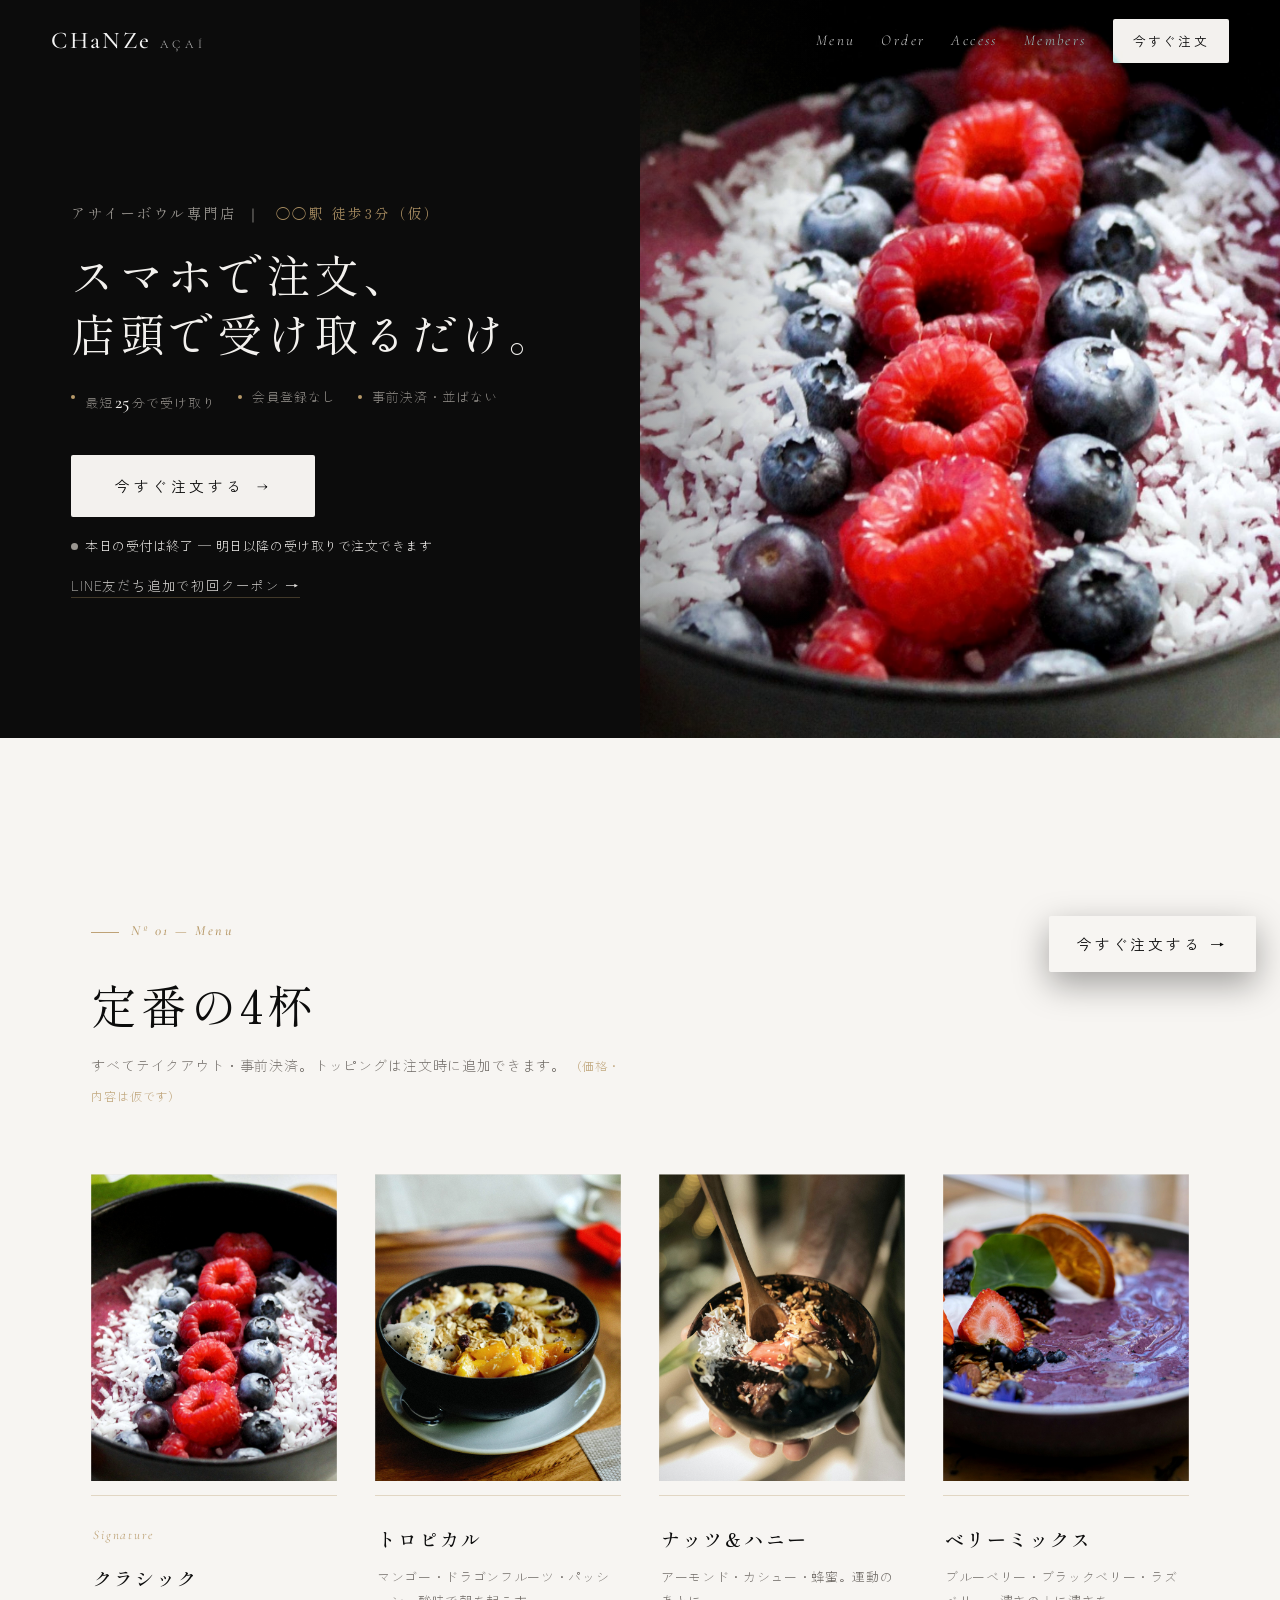
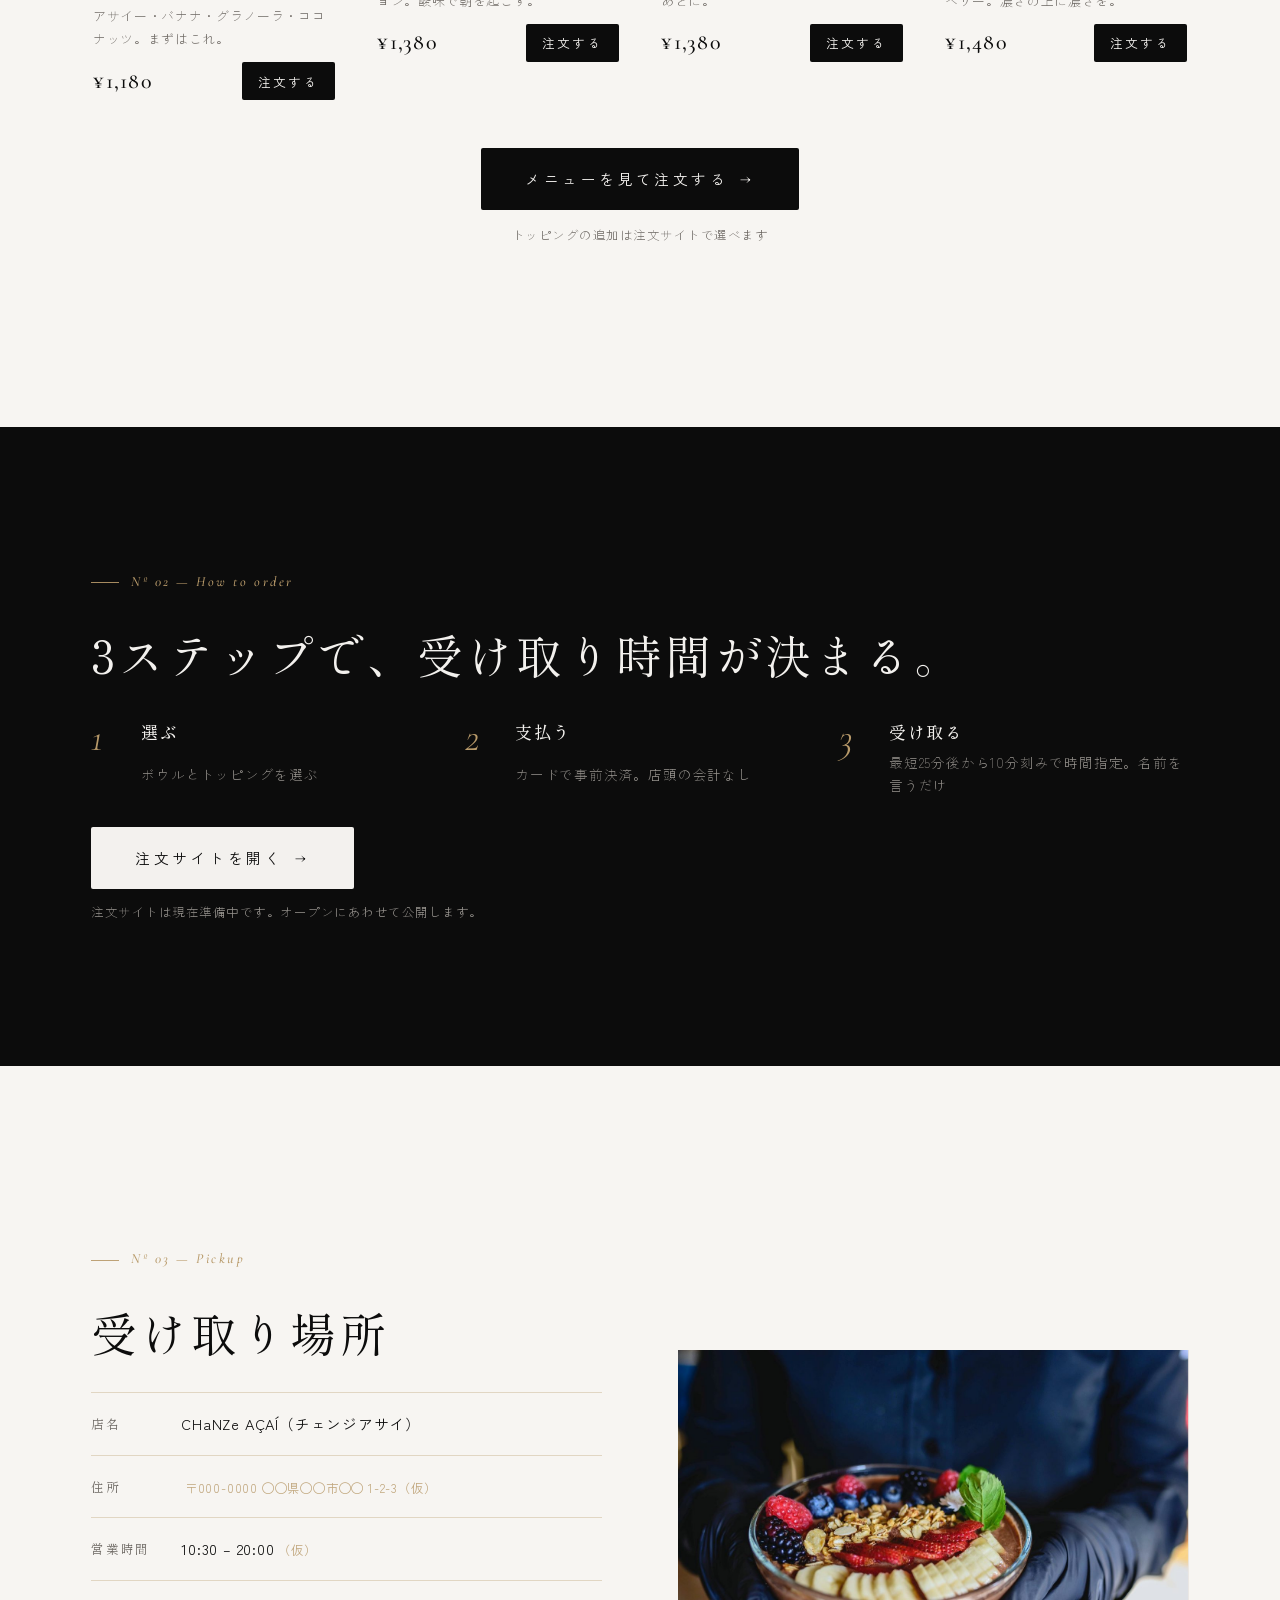
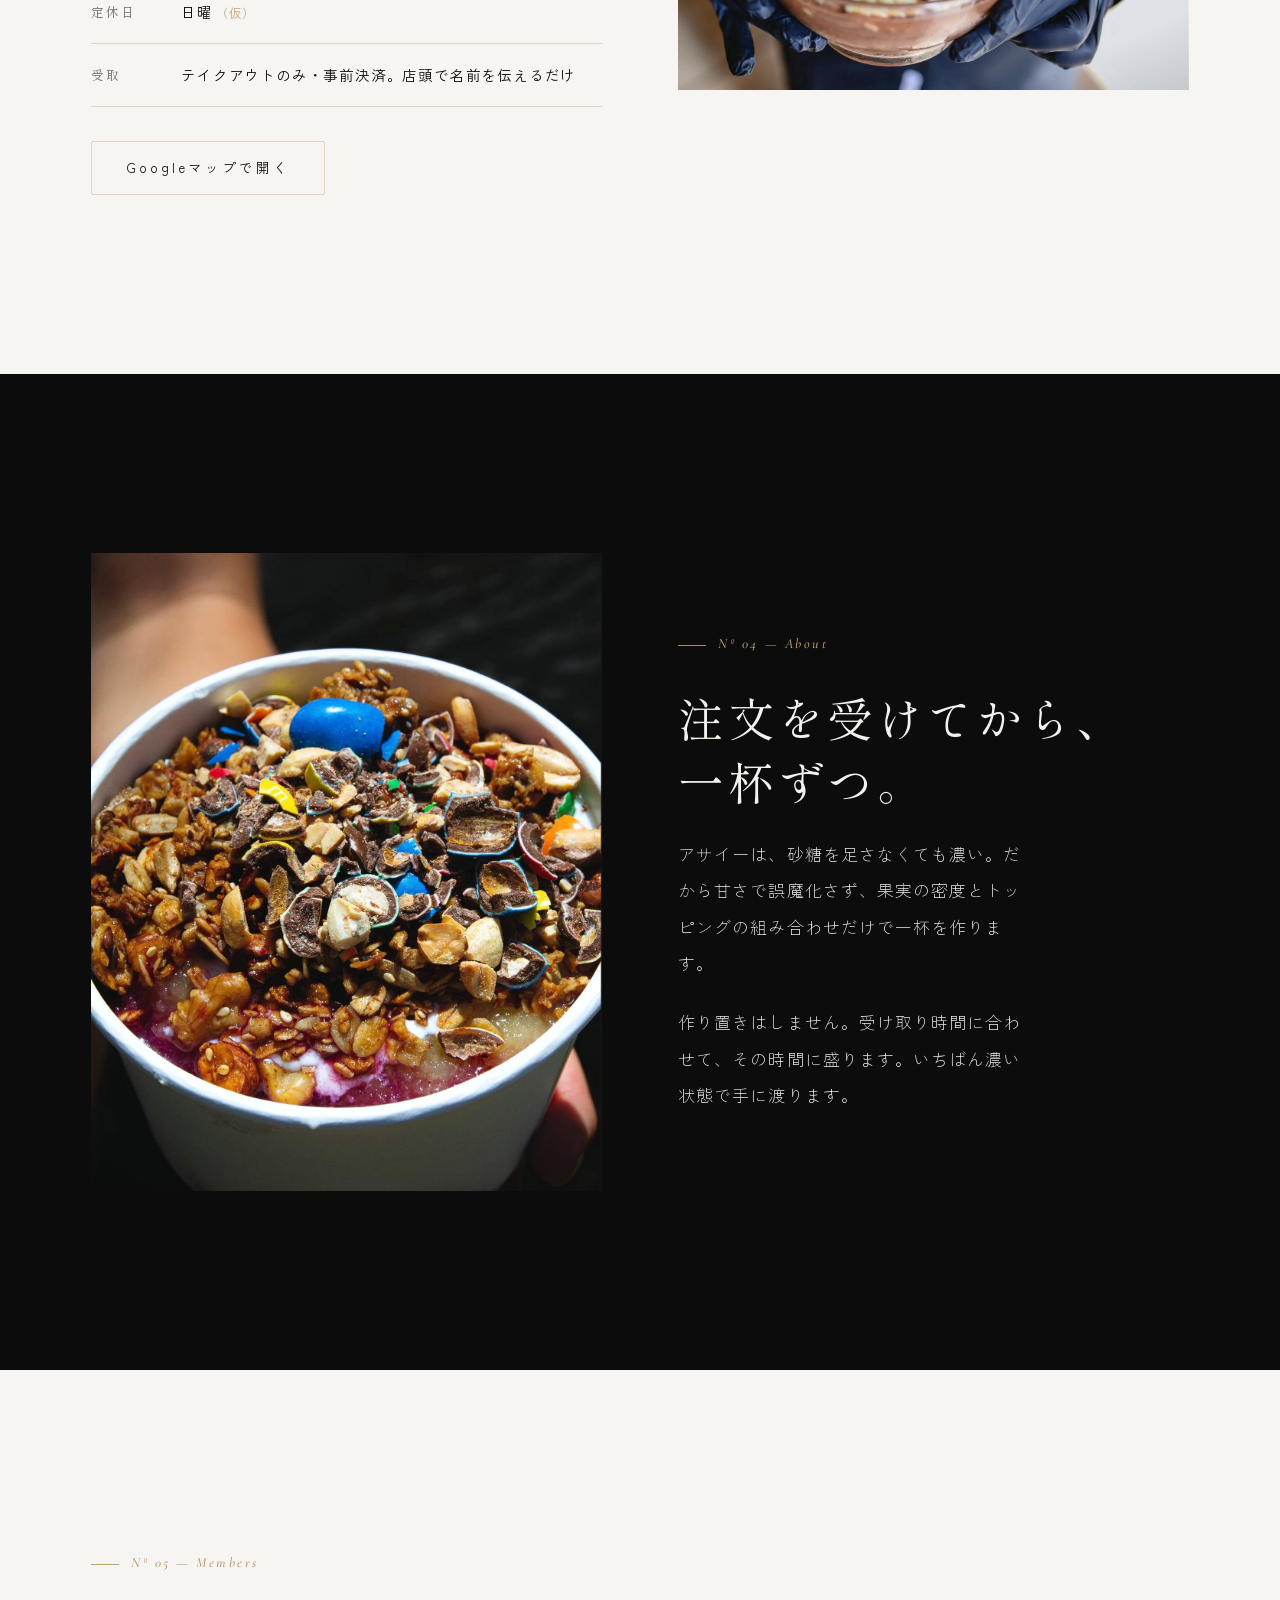
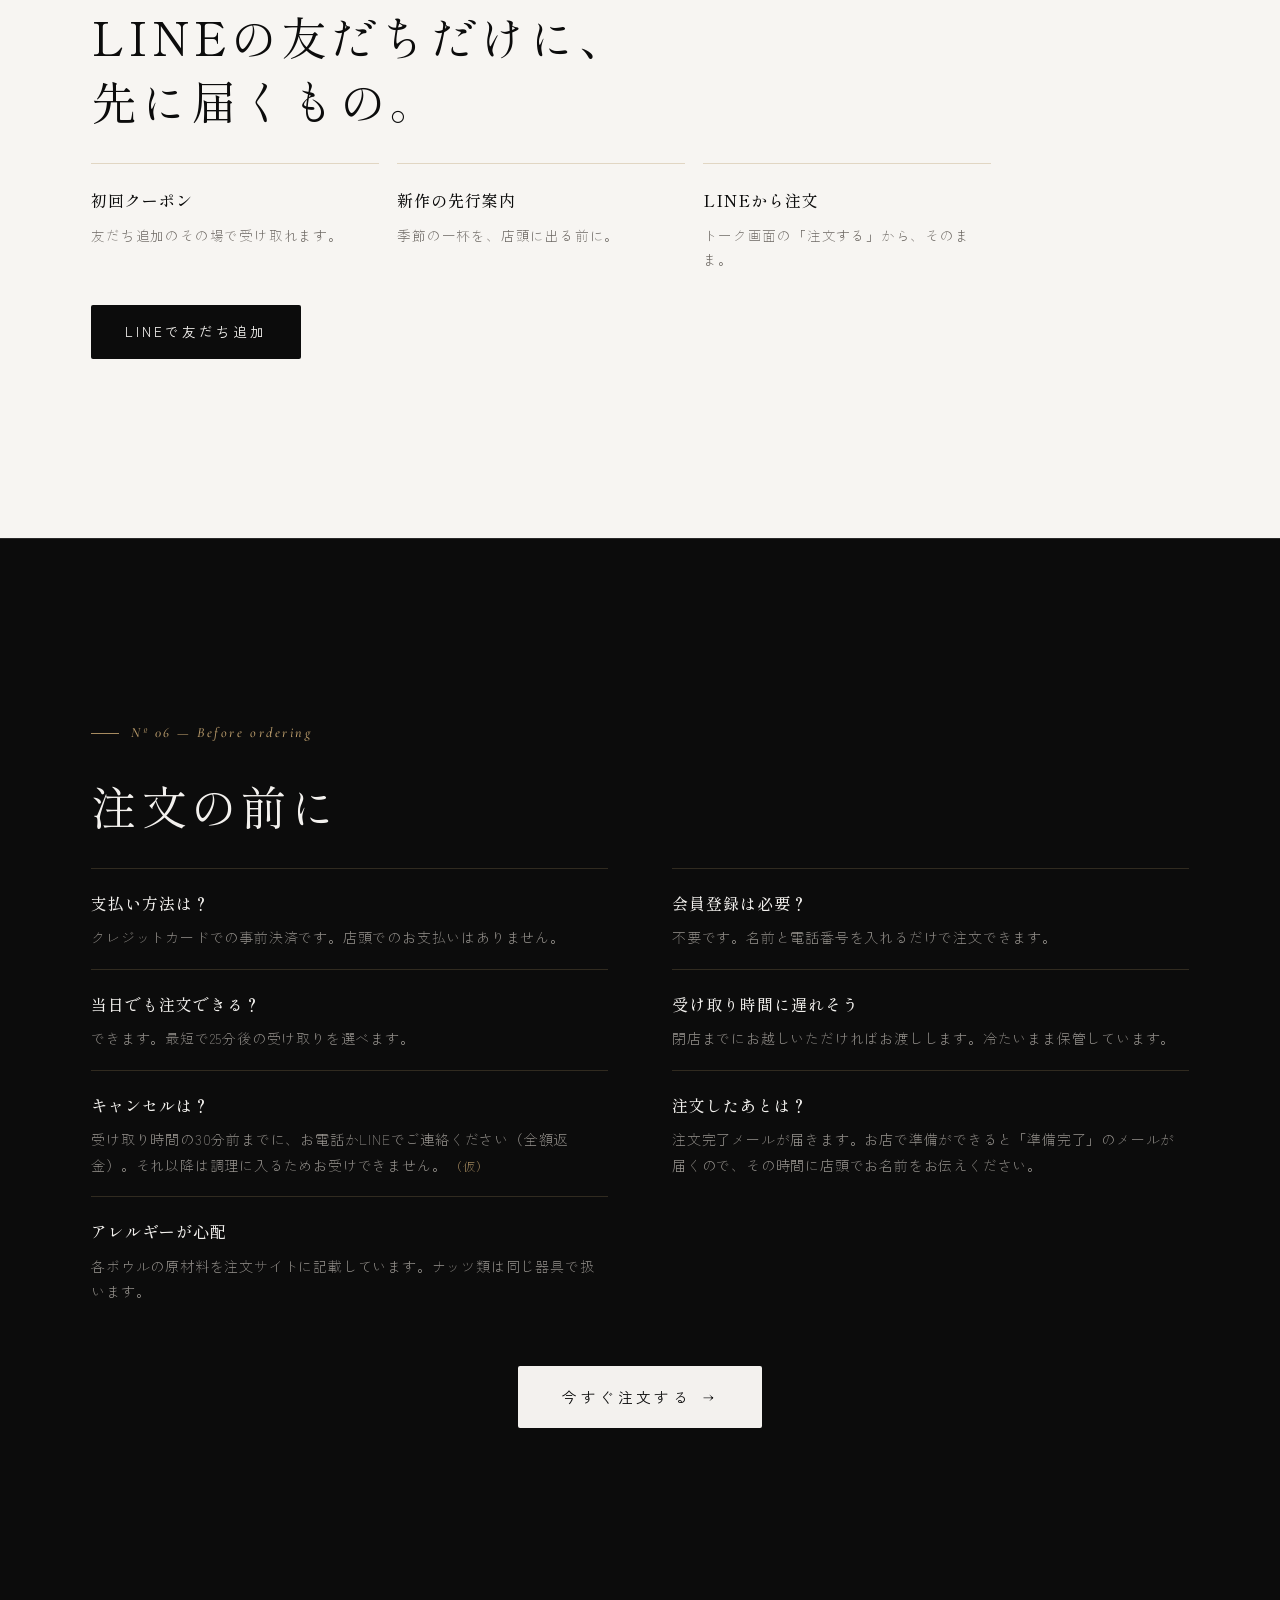
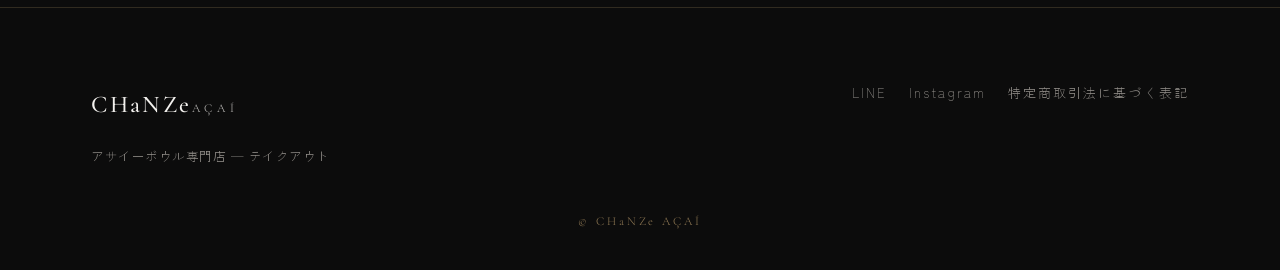
<file: index.html>
<!doctype html>
<html lang="ja">
<head>
<meta charset="utf-8">
<meta name="viewport" content="width=device-width, initial-scale=1">
<meta name="robots" content="noindex, nofollow">
<title>CHaNZe AÇAÍ｜アサイーボウル専門店 — スマホで注文、店頭で受け取るだけ</title>
<meta name="description" content="CHaNZe AÇAÍ（チェンジアサイ）。アサイーボウル専門店。スマホで先に注文・決済、最短25分で店頭受け取り。会員登録不要。">
<meta property="og:title" content="CHaNZe AÇAÍ｜スマホで注文、店頭で受け取るだけ">
<meta property="og:description" content="アサイーボウル専門店。最短25分で受け取り。会員登録不要。">
<meta property="og:type" content="website">
<meta property="og:image" content="img/bowl-1.jpg">
<link rel="icon" href="data:image/svg+xml,%3Csvg xmlns=%27http://www.w3.org/2000/svg%27 viewBox=%270 0 64 64%27%3E%3Crect width=%2764%27 height=%2764%27 rx=%2712%27 fill=%27%230C0C0C%27/%3E%3Ctext x=%2732%27 y=%2743%27 text-anchor=%27middle%27 font-family=%27Georgia,serif%27 font-size=%2734%27 fill=%27%23F7F5F2%27%3EC%3C/text%3E%3C/svg%3E">
<link rel="preconnect" href="https://fonts.googleapis.com">
<link rel="preconnect" href="https://fonts.gstatic.com" crossorigin>
<link rel="stylesheet" href="https://fonts.googleapis.com/css2?family=Cormorant+Garamond:ital,wght@0,400;0,500;0,600;1,400;1,500&family=Shippori+Mincho:wght@400;500&family=Zen+Kaku+Gothic+New:wght@300;400;500&display=swap">
<link rel="stylesheet" href="style.css">
<script type="application/ld+json">
{"@context":"https://schema.org","@type":"Restaurant","name":"CHaNZe AÇAÍ","servesCuisine":"アサイーボウル（テイクアウト）","hasMenu":"#menu","keywords":"アサイーボウル, テイクアウト, スマホ注文, 事前決済","priceRange":"¥1,000-¥1,600","acceptsReservations":"False","url":"","telephone":"","address":{"@type":"PostalAddress","streetAddress":"","addressLocality":"","addressRegion":"","postalCode":"","addressCountry":"JP"},"openingHoursSpecification":[{"@type":"OpeningHoursSpecification","dayOfWeek":["Monday","Tuesday","Wednesday","Thursday","Friday","Saturday"],"opens":"10:30","closes":"20:00"}]}
</script>
<script type="application/ld+json">
{"@context": "https://schema.org", "@type": "FAQPage", "mainEntity": [{"@type": "Question", "name": "支払い方法は？", "acceptedAnswer": {"@type": "Answer", "text": "クレジットカードでの事前決済です。店頭でのお支払いはありません。"}}, {"@type": "Question", "name": "会員登録は必要？", "acceptedAnswer": {"@type": "Answer", "text": "不要です。名前と電話番号を入れるだけで注文できます。"}}, {"@type": "Question", "name": "当日でも注文できる？", "acceptedAnswer": {"@type": "Answer", "text": "できます。最短で25分後の受け取りを選べます。"}}, {"@type": "Question", "name": "受け取り時間に遅れそう", "acceptedAnswer": {"@type": "Answer", "text": "閉店までにお越しいただければお渡しします。冷たいまま保管しています。"}}, {"@type": "Question", "name": "キャンセルは？", "acceptedAnswer": {"@type": "Answer", "text": "受け取り時間の30分前までに、お電話かLINEでご連絡ください（全額返金）。それ以降は調理に入るためお受けできません。"}}, {"@type": "Question", "name": "注文したあとは？", "acceptedAnswer": {"@type": "Answer", "text": "注文完了メールが届きます。お店で準備ができると「準備完了」のメールが届くので、その時間に店頭でお名前をお伝えください。"}}, {"@type": "Question", "name": "アレルギーが心配", "acceptedAnswer": {"@type": "Answer", "text": "各ボウルの原材料を注文サイトに記載しています。ナッツ類は同じ器具で扱います。"}}]}
</script>
<script type="application/ld+json">
{"@context": "https://schema.org", "@type": "Menu", "name": "定番の4杯", "hasMenuSection": [{"@type": "MenuSection", "name": "アサイーボウル", "hasMenuItem": [{"@type": "MenuItem", "name": "クラシック", "description": "アサイー・バナナ・グラノーラ・ココナッツ。", "offers": {"@type": "Offer", "price": "1180", "priceCurrency": "JPY"}}, {"@type": "MenuItem", "name": "トロピカル", "description": "マンゴー・ドラゴンフルーツ・パッション。", "offers": {"@type": "Offer", "price": "1380", "priceCurrency": "JPY"}}, {"@type": "MenuItem", "name": "ナッツ＆ハニー", "description": "アーモンド・カシュー・蜂蜜。", "offers": {"@type": "Offer", "price": "1380", "priceCurrency": "JPY"}}, {"@type": "MenuItem", "name": "ベリーミックス", "description": "ブルーベリー・ブラックベリー・ラズベリー。", "offers": {"@type": "Offer", "price": "1480", "priceCurrency": "JPY"}}]}]}
</script>
</head>
<body>

<header class="top" id="top">
  <a class="brand" href="#top" aria-label="CHaNZe AÇAÍ">
    <span class="brand-en">CHaNZe</span><span class="brand-sub">AÇAÍ</span>
  </a>
  <nav class="nav" aria-label="主要">
    <a href="#bowls">Menu</a>
    <a href="#order">Order</a>
    <a href="#access">Access</a>
    <a href="#members">Members</a>
  </nav>
  <a class="cta cta-sm" href="#order" data-order>今すぐ注文</a>
</header>

<!-- 1. 最初の画面：何の店か・どこか・何をすればいいか -->
<section class="hero">
  <div class="hero-grid">
    <figure class="hero-fig" data-open data-parallax>
      <picture>
        <source media="(max-width:700px)" srcset="img/bowl-1-m.jpg">
        <img src="img/bowl-1.jpg" alt="黒い器に盛られたアサイーボウル。ラズベリー、ブルーベリー、ココナッツ" width="1600" height="2000" fetchpriority="high">
      </picture>
    </figure>
    <div class="hero-in">
      <p class="what" data-reveal>アサイーボウル専門店 <span class="sep">｜</span> <span class="tmp">◯◯駅 徒歩3分（仮）</span></p>
      <h1 class="h1" data-lines>
        <span class="m"><i>スマホで注文、</i></span>
        <span class="m"><i>店頭で受け取るだけ。</i></span>
      </h1>
      <ul class="points" data-reveal>
        <li>最短<b class="num">25</b>分で受け取り</li>
        <li>会員登録なし</li>
        <li>事前決済・並ばない</li>
      </ul>
      <div class="cta-row" data-reveal>
        <a class="cta big" href="#order" data-order>今すぐ注文する<span class="arr">→</span></a>
      </div>
      <p class="cta-sub" data-reveal><span class="status" data-status>受付時間 10:30 – 20:00</span></p>
      <p class="cta-alt" data-reveal><a href="https://line.me/R/ti/p/@625xyfcl" target="_blank" rel="noopener">LINE友だち追加で初回クーポン →</a></p>
    </div>
  </div>
</section>

<!-- 2. メニュー：まず食べ物を見せる -->
<section class="bowls white" id="bowls">
  <div class="wrap">
    <div class="sec-head">
      <p class="eyebrow" data-reveal>Nº 01 — Menu</p>
      <h2 class="h2" data-lines><span class="m"><i>定番の4杯</i></span></h2>
      <p class="note" data-reveal>すべてテイクアウト・事前決済。トッピングは注文時に追加できます。<span class="tmp">（価格・内容は仮です）</span></p>
    </div>
    <ol class="grid">
      <li class="card" data-reveal>
        <figure class="fig ratio-45" data-open><img src="img/bowl-1.jpg" alt="クラシック" width="1600" height="2000"></figure>
        <div class="card-t">
          <span class="badge">Signature</span>
          <h3>クラシック</h3>
          <p>アサイー・バナナ・グラノーラ・ココナッツ。まずはこれ。</p>
          <div class="card-b"><span class="price">¥1,180</span><a class="cta cta-sm" href="#" data-order data-store-url>注文する</a></div>
        </div>
      </li>
      <li class="card" data-reveal>
        <figure class="fig ratio-45" data-open><img src="img/bowl-4.jpg" alt="トロピカル" width="1600" height="2000"></figure>
        <div class="card-t">
          <h3>トロピカル</h3>
          <p>マンゴー・ドラゴンフルーツ・パッション。酸味で朝を起こす。</p>
          <div class="card-b"><span class="price">¥1,380</span><a class="cta cta-sm" href="#" data-order data-store-url>注文する</a></div>
        </div>
      </li>
      <li class="card" data-reveal>
        <figure class="fig ratio-45" data-open><img src="img/bowl-2.jpg" alt="ナッツ＆ハニー" width="1600" height="2000"></figure>
        <div class="card-t">
          <h3>ナッツ＆ハニー</h3>
          <p>アーモンド・カシュー・蜂蜜。運動のあとに。</p>
          <div class="card-b"><span class="price">¥1,380</span><a class="cta cta-sm" href="#" data-order data-store-url>注文する</a></div>
        </div>
      </li>
      <li class="card" data-reveal>
        <figure class="fig ratio-45" data-open><img src="img/bowl-3.jpg" alt="ベリーミックス" width="1600" height="2000"></figure>
        <div class="card-t">
          <h3>ベリーミックス</h3>
          <p>ブルーベリー・ブラックベリー・ラズベリー。濃さの上に濃さを。</p>
          <div class="card-b"><span class="price">¥1,480</span><a class="cta cta-sm" href="#" data-order data-store-url>注文する</a></div>
        </div>
      </li>
    </ol>
    <div class="center" data-reveal>
      <a class="cta big" href="#" data-order data-store-url>メニューを見て注文する<span class="arr">→</span></a>
      <p class="fine">トッピングの追加は注文サイトで選べます</p>
    </div>
  </div>
</section>

<!-- 3. 注文の流れ -->
<section class="how" id="order">
  <div class="wrap">
    <p class="eyebrow" data-reveal>Nº 02 — How to order</p>
    <h2 class="h2" data-lines><span class="m"><i>3ステップで、受け取り時間が決まる。</i></span></h2>
    <ol class="how-steps">
      <li data-reveal><span class="no">1</span><b>選ぶ</b><span>ボウルとトッピングを選ぶ</span></li>
      <li data-reveal><span class="no">2</span><b>支払う</b><span>カードで事前決済。店頭の会計なし</span></li>
      <li data-reveal><span class="no">3</span><b>受け取る</b><span>最短25分後から10分刻みで時間指定。名前を言うだけ</span></li>
    </ol>
    <div class="how-cta" data-reveal>
      <a class="cta big" href="#" data-order data-store-url>注文サイトを開く<span class="arr">→</span></a>
      <p class="fine">注文サイトは現在準備中です。オープンにあわせて公開します。</p>
    </div>
  </div>
</section>

<!-- 4. 受け取り場所 -->
<section class="access white" id="access">
  <div class="wrap two">
    <div class="col">
      <p class="eyebrow" data-reveal>Nº 03 — Pickup</p>
      <h2 class="h2" data-lines><span class="m"><i>受け取り場所</i></span></h2>
      <dl class="info" data-reveal>
        <div><dt>店名</dt><dd>CHaNZe AÇAÍ（チェンジアサイ）</dd></div>
        <div><dt>住所</dt><dd><span class="tmp">〒000-0000 ◯◯県◯◯市◯◯ 1-2-3（仮）</span></dd></div>
        <div><dt>営業時間</dt><dd>10:30 – 20:00<span class="tmp">（仮）</span></dd></div>
        <div><dt>定休日</dt><dd>日曜<span class="tmp">（仮）</span></dd></div>
        <div><dt>受取</dt><dd>テイクアウトのみ・事前決済。店頭で名前を伝えるだけ</dd></div>
      </dl>
      <div class="cta-row" data-reveal>
        <a class="cta ghost" href="#" data-map>Googleマップで開く</a>
      </div>
    </div>
    <figure class="col fig ratio-32" data-open data-parallax>
      <img src="img/hands.jpg" alt="黒い手袋で器を持つ" width="1600" height="1067" loading="lazy">
    </figure>
  </div>
</section>

<!-- 5. 店の考え -->
<section class="concept">
  <div class="wrap two rev">
    <div class="col">
      <p class="eyebrow" data-reveal>Nº 04 — About</p>
      <h2 class="h2" data-lines>
        <span class="m"><i>注文を受けてから、</i></span>
        <span class="m"><i>一杯ずつ。</i></span>
      </h2>
      <p class="lead" data-reveal>アサイーは、砂糖を足さなくても濃い。だから甘さで誤魔化さず、果実の密度とトッピングの組み合わせだけで一杯を作ります。</p>
      <p class="lead" data-reveal>作り置きはしません。受け取り時間に合わせて、その時間に盛ります。いちばん濃い状態で手に渡ります。</p>
    </div>
    <figure class="col fig ratio-45" data-open data-parallax>
      <picture>
        <source media="(max-width:700px)" srcset="img/cup-m.jpg">
        <img src="img/cup.jpg" alt="片手で持てるテイクアウトカップのアサイー" width="1600" height="2000" loading="lazy">
      </picture>
    </figure>
  </div>
</section>

<!-- 6. 会員 -->
<section class="members white" id="members">
  <div class="wrap">
    <p class="eyebrow" data-reveal>Nº 05 — Members</p>
    <h2 class="h2" data-lines>
      <span class="m"><i>LINEの友だちだけに、</i></span>
      <span class="m"><i>先に届くもの。</i></span>
    </h2>
    <ul class="perks">
      <li data-reveal><b>初回クーポン</b><span>友だち追加のその場で受け取れます。</span></li>
      <li data-reveal><b>新作の先行案内</b><span>季節の一杯を、店頭に出る前に。</span></li>
      <li data-reveal><b>LINEから注文</b><span>トーク画面の「注文する」から、そのまま。</span></li>
    </ul>
    <div class="cta-row" data-reveal>
      <a class="cta" href="https://line.me/R/ti/p/@625xyfcl" target="_blank" rel="noopener">LINEで友だち追加</a>
    </div>
  </div>
</section>

<!-- 7. よくある質問 -->
<section class="faq">
  <div class="wrap">
    <p class="eyebrow" data-reveal>Nº 06 — Before ordering</p>
    <h2 class="h2" data-lines><span class="m"><i>注文の前に</i></span></h2>
    <dl class="qa">
      <div data-reveal><dt>支払い方法は？</dt><dd>クレジットカードでの事前決済です。店頭でのお支払いはありません。</dd></div>
      <div data-reveal><dt>会員登録は必要？</dt><dd>不要です。名前と電話番号を入れるだけで注文できます。</dd></div>
      <div data-reveal><dt>当日でも注文できる？</dt><dd>できます。最短で25分後の受け取りを選べます。</dd></div>
      <div data-reveal><dt>受け取り時間に遅れそう</dt><dd>閉店までにお越しいただければお渡しします。冷たいまま保管しています。</dd></div>
      <div data-reveal><dt>キャンセルは？</dt><dd>受け取り時間の30分前までに、お電話かLINEでご連絡ください（全額返金）。それ以降は調理に入るためお受けできません。<span class="tmp">（仮）</span></dd></div>
      <div data-reveal><dt>注文したあとは？</dt><dd>注文完了メールが届きます。お店で準備ができると「準備完了」のメールが届くので、その時間に店頭でお名前をお伝えください。</dd></div>
      <div data-reveal><dt>アレルギーが心配</dt><dd>各ボウルの原材料を注文サイトに記載しています。ナッツ類は同じ器具で扱います。</dd></div>
    </dl>
    <div class="center" data-reveal>
      <a class="cta big" href="#" data-order data-store-url>今すぐ注文する<span class="arr">→</span></a>
    </div>
  </div>
</section>

<footer class="foot">
  <div class="wrap foot-in">
    <div>
      <span class="brand-en">CHaNZe</span><span class="brand-sub">AÇAÍ</span>
      <p class="fine">アサイーボウル専門店 — テイクアウト</p>
    </div>
    <nav class="foot-nav">
      <a href="https://line.me/R/ti/p/@625xyfcl" target="_blank" rel="noopener">LINE</a>
      <a href="#" data-ig>Instagram</a>
      <a href="#" data-law>特定商取引法に基づく表記</a>
    </nav>
  </div>
  <p class="copy">© CHaNZe AÇAÍ</p>
</footer>

<div class="sticky" id="sticky">
  <a class="cta" href="#order" data-order><span>今すぐ注文する</span><small data-status="short">受付時間 10:30 – 20:00</small></a>
  <a class="cta ghost" href="https://line.me/R/ti/p/@625xyfcl" target="_blank" rel="noopener" aria-label="LINE">LINE</a>
</div>
<a class="float" id="float" href="#order" data-order>今すぐ注文する<span class="arr">→</span></a>

<script src="main.js" defer></script>
</body>
</html>
</file>
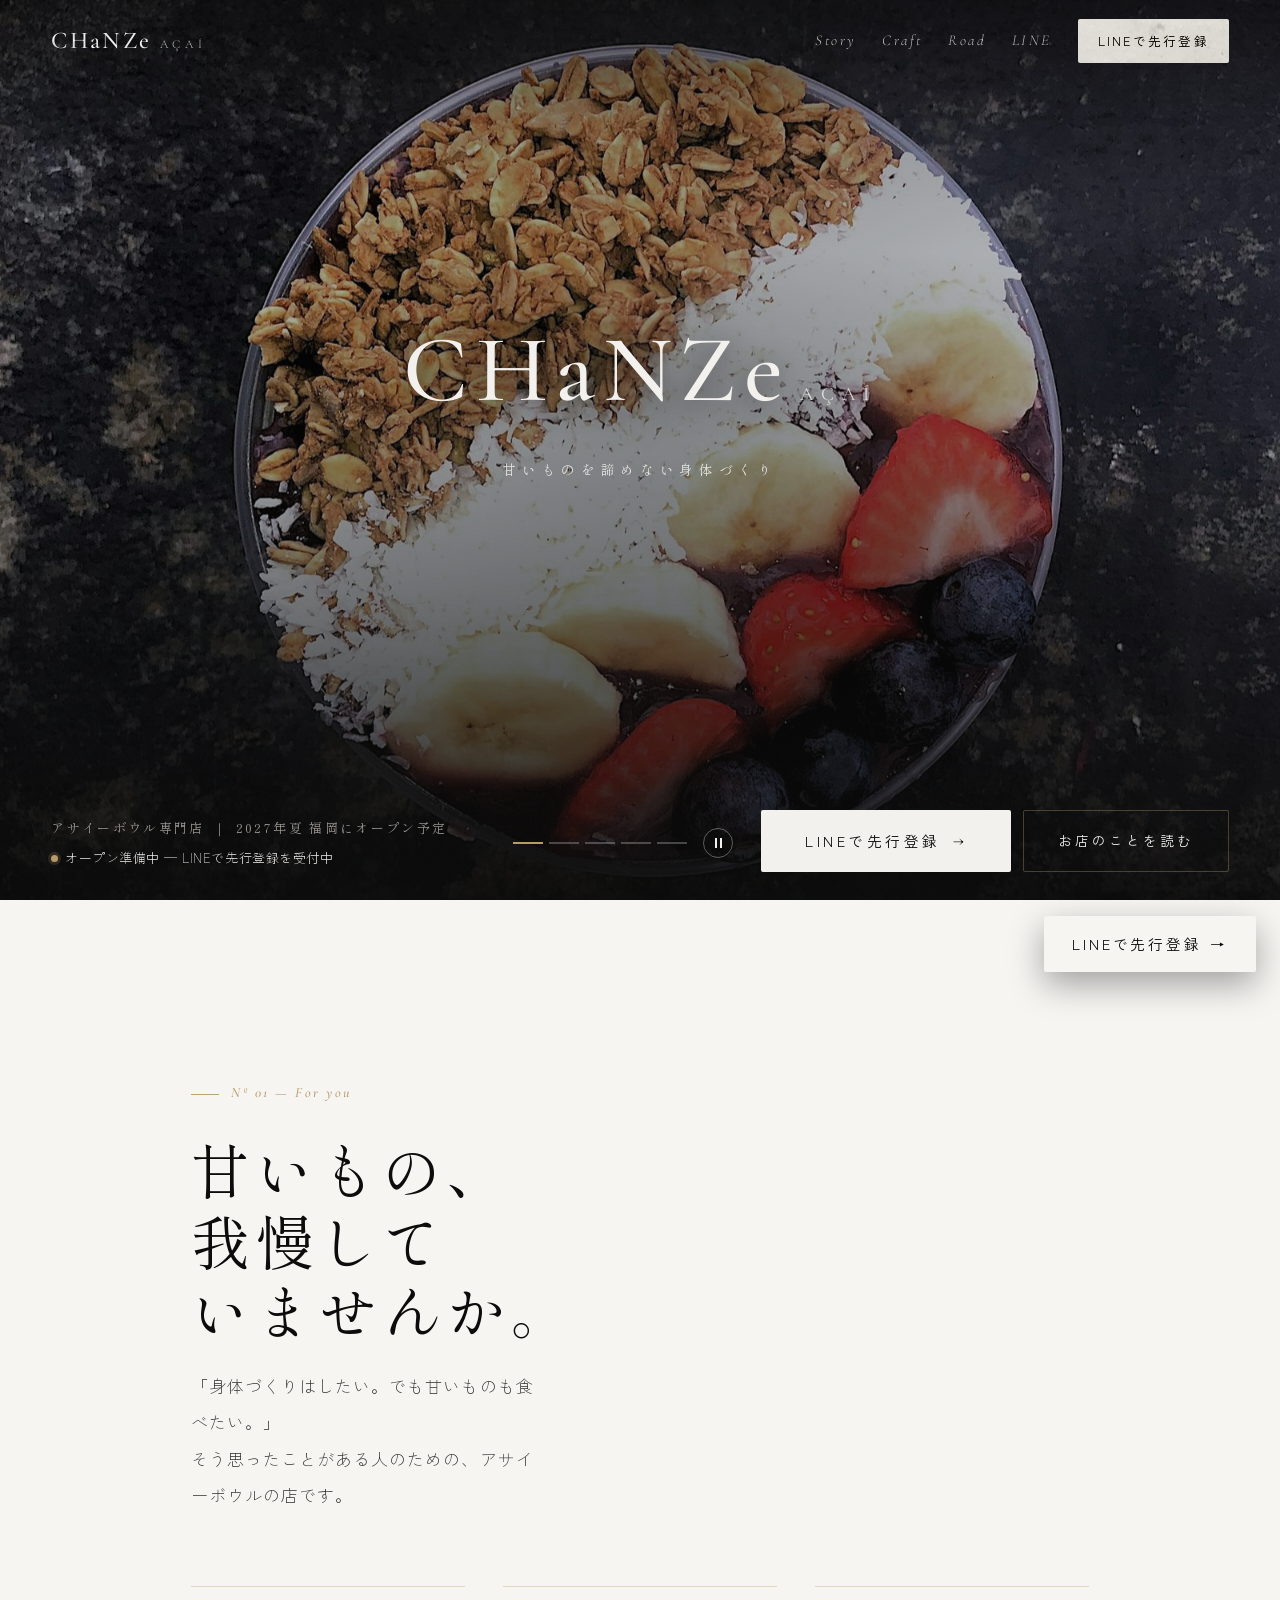
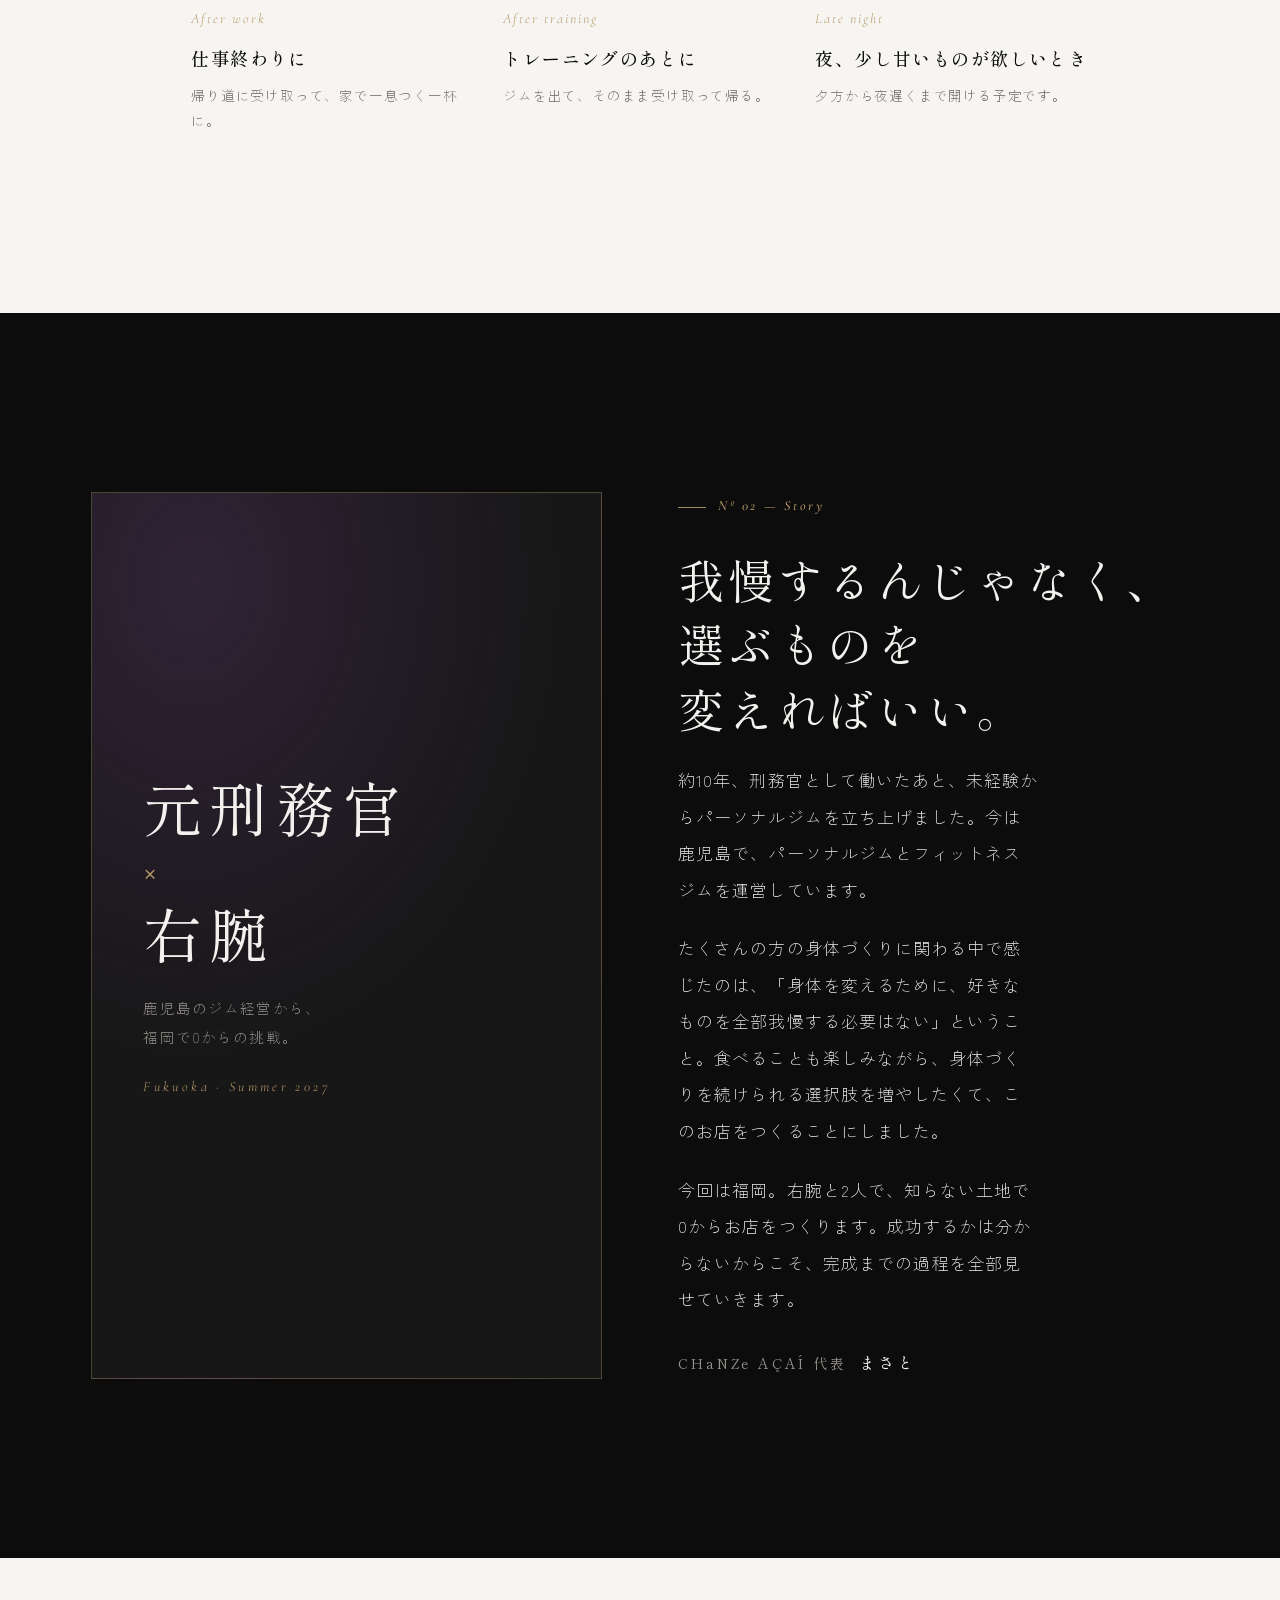
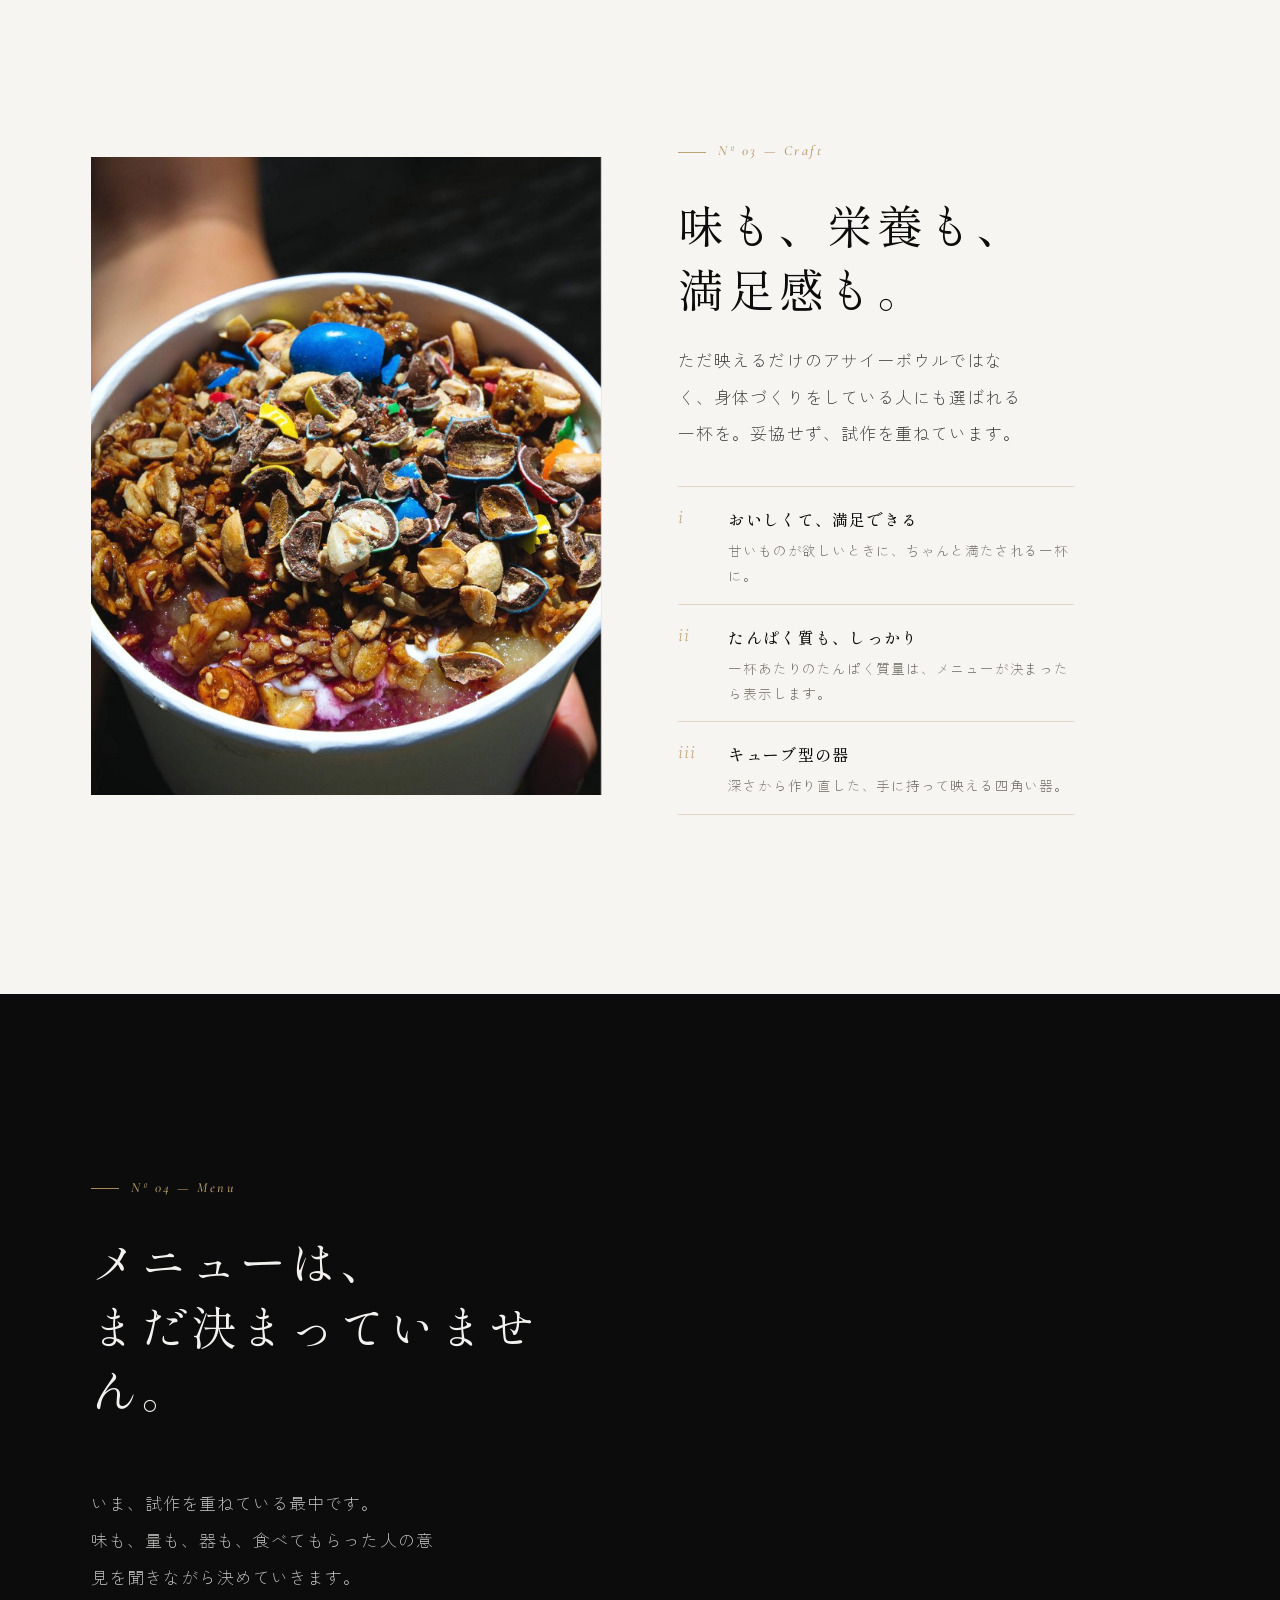
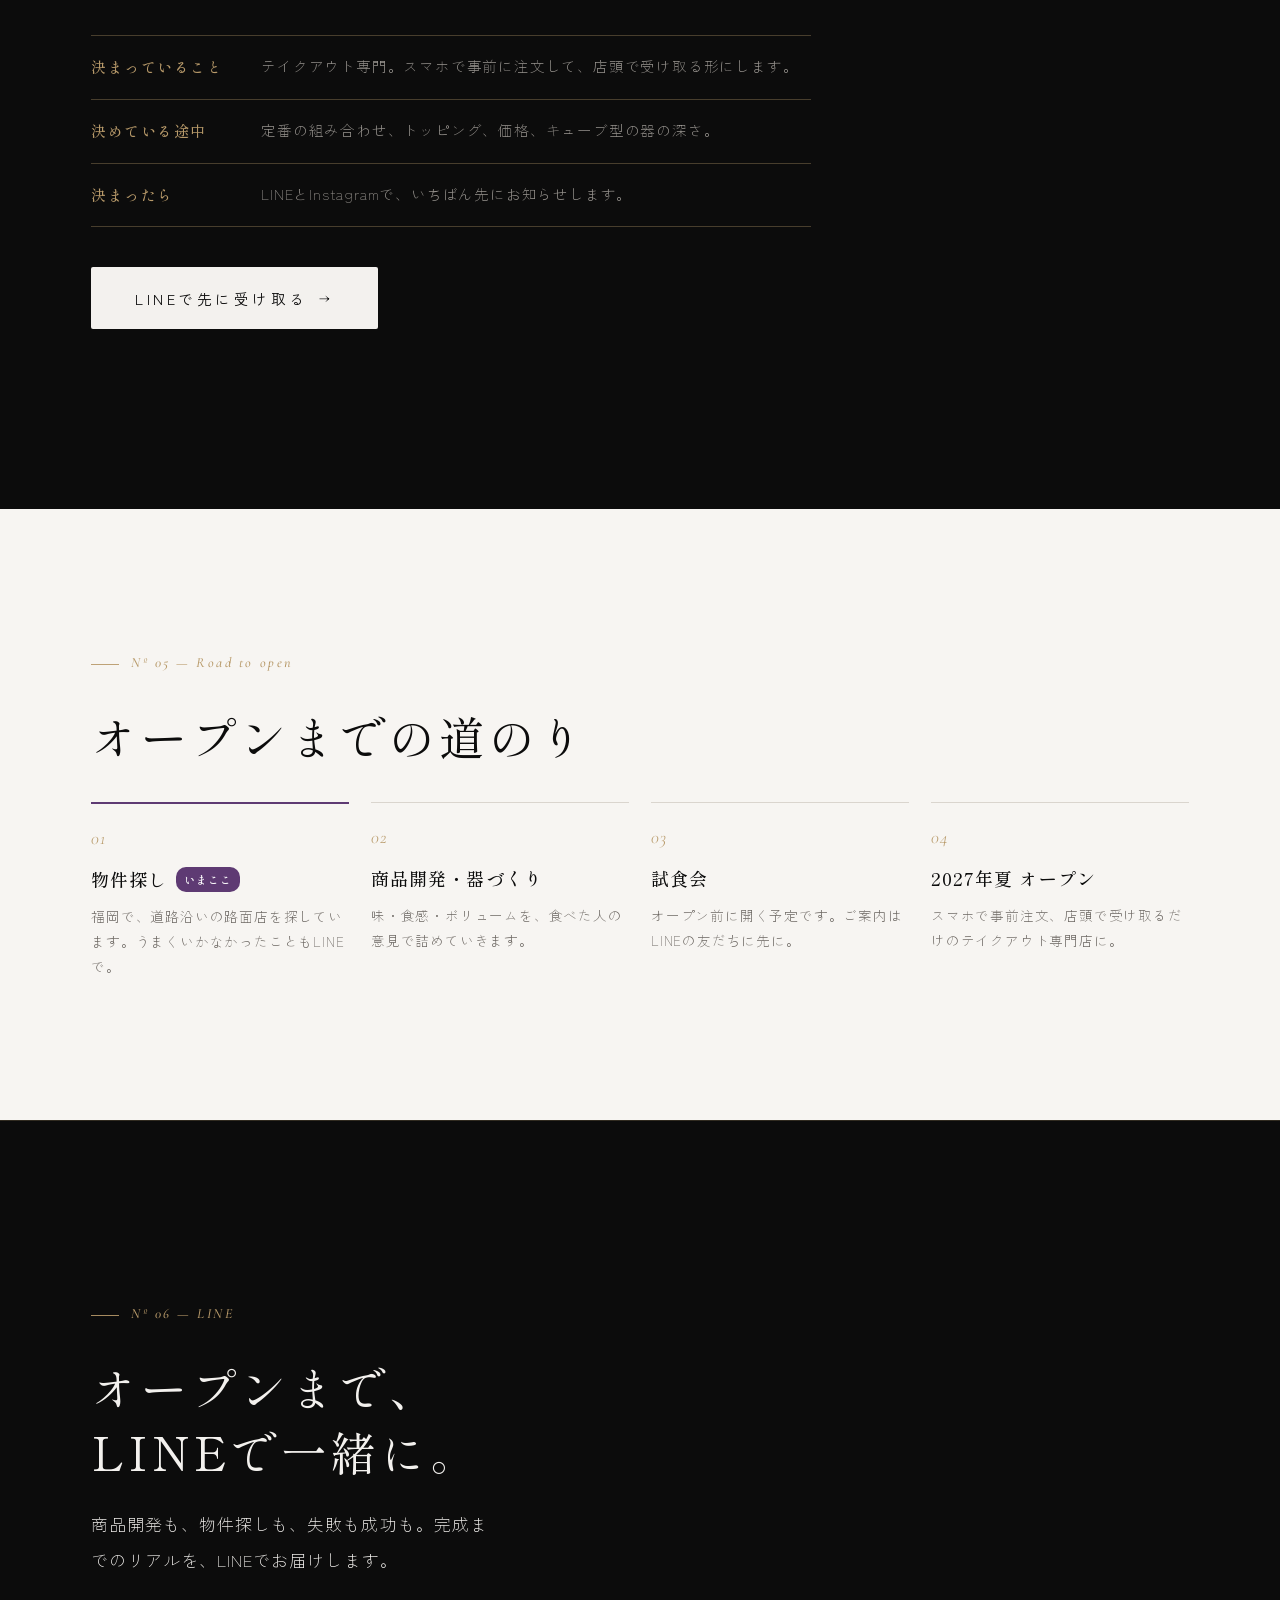
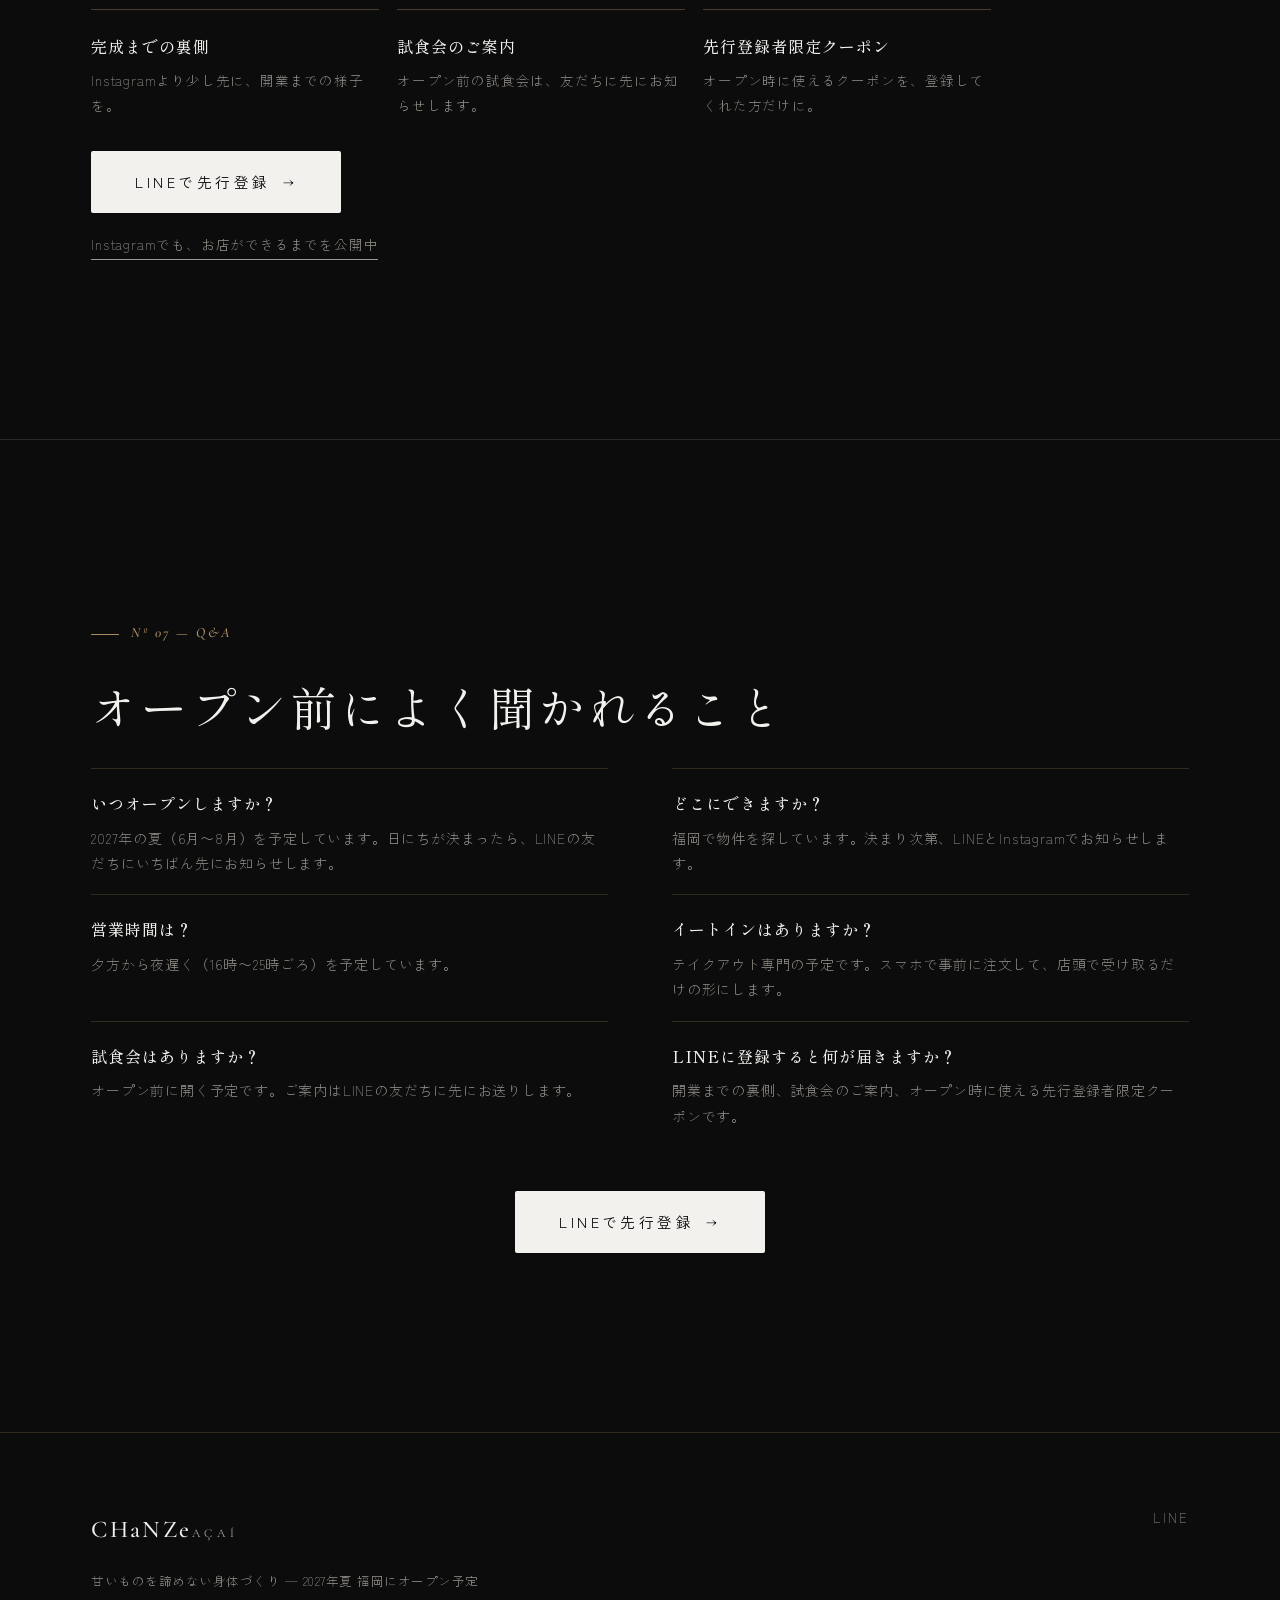
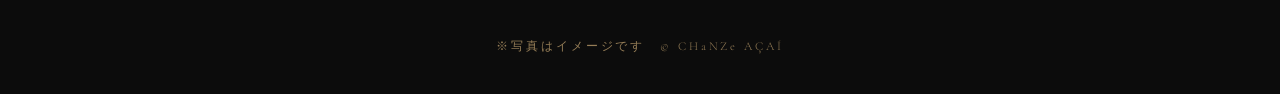
<file: preopen/index.html>
<!doctype html>
<html lang="ja">
<head>
<meta charset="utf-8">
<meta name="viewport" content="width=device-width, initial-scale=1">
<meta name="robots" content="noindex">
<title>CHaNZe AÇAÍ｜甘いものを諦めない身体づくり</title>
<meta property="og:type" content="website">
<meta property="og:title" content="CHaNZe AÇAÍ｜甘いものを諦めない身体づくり">
<meta property="og:description" content="2027年夏、福岡にオープン予定のアサイーボウル専門店。オープンまでの裏側と先行登録者限定クーポンはLINEで。">
<meta name="twitter:card" content="summary">
<meta name="description" content="CHaNZe AÇAÍ（チェンジアサイ）2027年夏、福岡にオープン予定のアサイーボウル専門店。オープンまでの裏側と先行クーポンはLINEで。">
<link rel="icon" href="data:image/svg+xml,%3Csvg xmlns=%27http://www.w3.org/2000/svg%27 viewBox=%270 0 64 64%27%3E%3Crect width=%2764%27 height=%2764%27 rx=%2712%27 fill=%27%230C0C0C%27/%3E%3Ctext x=%2732%27 y=%2743%27 text-anchor=%27middle%27 font-family=%27Georgia,serif%27 font-size=%2734%27 fill=%27%23F7F5F2%27%3EC%3C/text%3E%3C/svg%3E">
<link rel="preconnect" href="https://fonts.googleapis.com">
<link rel="preconnect" href="https://fonts.gstatic.com" crossorigin>
<link rel="stylesheet" href="https://fonts.googleapis.com/css2?family=Cormorant+Garamond:ital,wght@0,400;0,500;0,600;1,400;1,500&family=Shippori+Mincho:wght@400;500&family=Zen+Kaku+Gothic+New:wght@300;400;500&display=swap">
<link rel="stylesheet" href="../style.css">
<style>
/* ---- 構成案用：どの答えが入るかの印 ---- */
.q,.draft{display:inline-block;font-family:var(--sans);font-style:normal;font-size:11px;letter-spacing:.12em;
  color:var(--ink);background:var(--gold);padding:1px 8px;border-radius:2px;vertical-align:2px;text-transform:none;}
.eyebrow .q{margin-left:12px;}
.what .draft{margin-left:.7em;}
.draft-note{margin-top:18px;font-size:12.5px;color:var(--gold);letter-spacing:.06em;line-height:1.9;}
.white .draft-note{color:#86673A;}

/* 白面の本文色 */
.white .lead{color:var(--fg-l);opacity:.85;}

/* 01 共感 */
.feel .wrap{max-width:1000px;}
.scenes{margin-top:clamp(40px,6vw,72px);display:grid;grid-template-columns:repeat(3,1fr);gap:clamp(18px,3vw,40px);}
.scenes li{border-top:1px solid var(--gold-soft);padding-top:18px;}
.scenes .t{display:block;font-family:var(--serif);font-style:italic;color:var(--gold);font-size:14px;letter-spacing:.14em;}
.scenes b{display:block;margin-top:6px;font-family:var(--serif-jp);font-weight:500;font-size:18px;letter-spacing:.08em;}
.scenes .s{display:block;margin-top:6px;font-size:13.5px;color:var(--mut-l);line-height:1.9;}
@media(max-width:820px){.scenes{grid-template-columns:1fr;gap:8px;}}
.voices{margin-top:clamp(48px,7vw,88px);padding:clamp(22px,3vw,34px);border:1px dashed var(--gold-soft);border-radius:4px;}
.voices .eyebrow{margin-bottom:0;}
.voices .scenes{margin-top:18px;}
.voices .scenes b{color:var(--mut-l);}

/* 02 想い：写真待ちの枠 */
.portrait{display:grid;place-items:center;text-align:center;border:1px dashed var(--gold-soft);}
.portrait::after{display:none;}
.portrait span{font-size:13px;letter-spacing:.12em;color:var(--gold);line-height:2;padding:0 20px;}
.sign-name{margin-top:28px;font-family:var(--serif-jp);font-size:14px;letter-spacing:.2em;color:var(--mut-d);}
.sign-name b{font-weight:500;color:var(--fg-d);margin-left:.8em;font-size:16px;}

/* 03 こだわり */
.craft-list{margin-top:34px;border-top:1px solid var(--gold-soft);max-width:44ch;}
.craft-list li{display:grid;grid-template-columns:40px 1fr;gap:10px;padding:16px 0;border-bottom:1px solid var(--gold-soft);}
.craft-list .no{font-family:var(--serif);font-style:italic;color:var(--gold);font-size:20px;line-height:1.4;}
.craft-list b{display:block;font-family:var(--serif-jp);font-weight:500;font-size:16px;letter-spacing:.08em;}
.craft-list div span{display:block;font-size:13.5px;color:var(--mut-l);margin-top:2px;line-height:1.85;}

/* 04 メニューを黒面に */
.bowls.ink .card-t p,.bowls.ink .note{color:var(--mut-d);}

/* 05 注文の流れを白面に */
.how.white .how-steps span:not(.no){color:var(--mut-l);}

/* 06 LINEを黒面に */
.members.ink{border-top:1px solid rgba(184,154,106,.22);}
.members.ink .perks span{color:var(--mut-d);}
.members .lead{max-width:46ch;}

/* ================= 開幕：一杯が盛られる → 器の中から映像が開く ================= */
.film-open{position:fixed;inset:0;z-index:60;background:var(--ink);display:grid;place-items:center;pointer-events:none;
  -webkit-mask-image:radial-gradient(circle at 50% 50%,transparent var(--hole,0px),#000 calc(var(--hole,0px) + 1px));
          mask-image:radial-gradient(circle at 50% 50%,transparent var(--hole,0px),#000 calc(var(--hole,0px) + 1px));}
.film-open[hidden]{display:none;}
.open-bowl{width:min(46vmin,240px);height:auto;overflow:visible;transition:opacity .35s var(--ease);}
.open-rim{fill:none;stroke:var(--gold);stroke-width:1.2;stroke-dasharray:1;stroke-dashoffset:1;transform:rotate(-90deg);transform-origin:100px 100px;}
.open-fill{fill:#4A2A5E;transform:scale(0);transform-origin:100px 100px;}
.open-bowl .dot{transform:scale(0);transform-box:fill-box;transform-origin:center;}
.open-bowl .d1{fill:#F3F1EE;} .open-bowl .d2{fill:var(--gold);} .open-bowl .d3{fill:#2A1838;}
.film-open.run .open-rim{stroke-dashoffset:0;transition:stroke-dashoffset .8s var(--ease) .1s;}
.film-open.run .open-fill{transform:scale(1);transition:transform .75s var(--ease) .65s;}
.film-open.run .d1{transform:scale(1);transition:transform .35s var(--ease) 1.15s;}
.film-open.run .d2{transform:scale(1);transition:transform .35s var(--ease) 1.26s;}
.film-open.run .d3{transform:scale(1);transition:transform .35s var(--ease) 1.37s;}
.open-word{position:absolute;left:0;right:0;top:calc(50% + min(23vmin,120px) + 26px);text-align:center;color:var(--fg-d);
  opacity:0;transform:translateY(8px);}
.film-open.run .open-word{opacity:1;transform:none;transition:opacity .7s var(--ease) 1.35s,transform .7s var(--ease) 1.35s;}
.film-open.out .open-bowl,.film-open.out .open-word{opacity:0;transition:opacity .35s var(--ease);}

/* ================= 映像（ヒーロー） ================= */
.film{position:relative;height:100svh;min-height:560px;overflow:hidden;background:var(--ink);color:var(--fg-d);}
.film-stage{position:absolute;inset:0;z-index:1;isolation:isolate;}
.shot{position:absolute;inset:0;margin:0;overflow:hidden;visibility:hidden;clip-path:circle(9% at 50% 50%);}
.shot img{position:absolute;inset:0;width:100%;height:100%;object-fit:cover;transform:scale(1.14);will-change:transform;}
.shot.is-show{visibility:visible;clip-path:circle(150% at 50% 50%);transition:clip-path 1.25s cubic-bezier(.65,0,.35,1);}
.shot.no-tr{transition:none;}
.shot.is-kb img{transform:scale(1);transition:transform 8s cubic-bezier(.25,.6,.3,1);}
.film-video{position:absolute;inset:0;width:100%;height:100%;object-fit:cover;}
.film.has-video .shot{display:none;}

.film-shade{position:absolute;inset:0;z-index:2;pointer-events:none;
  background:linear-gradient(180deg,rgba(12,12,12,.74) 0%,rgba(12,12,12,.3) 14%,rgba(12,12,12,.14) 28%,rgba(12,12,12,.2) 50%,rgba(12,12,12,.58) 74%,rgba(12,12,12,.92) 100%);}
.film-shade::after{content:"";position:absolute;inset:0;background:radial-gradient(70% 55% at 50% 46%,rgba(12,12,12,.32),rgba(12,12,12,0) 72%);}

.film-caps{position:absolute;inset:0;z-index:3;display:grid;place-items:center;text-align:center;pointer-events:none;padding:0 var(--gutter) 120px;}
.cap{grid-area:1/1;margin:0;}
.cap .m > i{transition-duration:1.05s;}
.cap .cap-line .m:nth-child(2) > i{transition-delay:.12s;}
.cap-line{display:block;margin:0;font-family:var(--serif-jp);font-weight:400;font-size:clamp(26px,4.2vw,56px);line-height:1.55;
  letter-spacing:.14em;color:var(--fg-d);text-shadow:0 2px 28px rgba(0,0,0,.6);}
.cap-mark{display:block;margin-bottom:18px;font-family:var(--serif);font-style:italic;font-size:15px;letter-spacing:.3em;color:var(--gold);
  opacity:0;transition:opacity .9s var(--ease);}
.cap.is-in .cap-mark{opacity:1;transition-delay:.25s;}
.cap-word .brand-en{font-size:clamp(46px,7.4vw,98px);letter-spacing:.08em;}
.cap-word .brand-sub{font-size:clamp(13px,1.5vw,19px);letter-spacing:.42em;margin-left:.5em;}
.cap-sub{display:block;margin-top:12px;font-family:var(--serif-jp);font-size:13.5px;letter-spacing:.42em;color:var(--fg-d);opacity:.88;}
.cap-sub .m > i{transition-delay:.18s;}

.film-band{position:absolute;left:0;right:0;bottom:0;z-index:4;display:grid;grid-template-columns:1fr auto 1fr;align-items:end;gap:16px 28px;
  padding:0 var(--gutter) calc(28px + env(safe-area-inset-bottom));}
.film-meta .what{margin:0 0 4px;font-size:13px;}
.film-meta .cta-sub{margin-top:0;}
.film .cta-row{margin-top:0;justify-self:end;flex-wrap:nowrap;}

.film-bar{display:flex;align-items:center;gap:6px;justify-self:center;padding-bottom:14px;}
.film-bar .seg{width:30px;height:24px;padding:0;background:none;border:0;cursor:pointer;display:flex;align-items:center;}
.film-bar .seg span{position:relative;display:block;width:100%;height:2px;background:rgba(243,241,238,.26);overflow:hidden;}
.film-bar .seg span::after{content:"";position:absolute;inset:0;background:var(--gold);transform:scaleX(0);transform-origin:left center;}
.film-bar .seg.is-past span::after{transform:scaleX(1);}
.film-bar .seg.is-now span::after{transform:scaleX(1);transition:transform var(--shot,5600ms) linear;}
.film-bar .seg:focus-visible,.film-ctl:focus-visible{outline:1px solid var(--gold);outline-offset:4px;}
.film-ctl{margin-left:10px;width:30px;height:30px;border-radius:50%;border:1px solid rgba(243,241,238,.35);background:transparent;
  color:var(--fg-d);cursor:pointer;display:grid;place-items:center;padding:0;}
.film-ctl::before{content:"";width:3px;height:10px;border-left:2px solid currentColor;border-right:2px solid currentColor;}
.film.is-paused .film-ctl::before{width:0;height:0;border:0;border-left:8px solid currentColor;border-top:5px solid transparent;border-bottom:5px solid transparent;margin-left:2px;}

@media (prefers-reduced-motion:reduce){.cap:not(.is-in){visibility:hidden;}}
@media(max-width:980px){.film .cta-row .cta.ghost{display:none;}}
@media(max-width:700px){
  .film-caps{padding-bottom:190px;}
  .film-band{grid-template-columns:1fr;gap:12px;padding-bottom:calc(22px + env(safe-area-inset-bottom));}
  .film-bar{justify-self:start;order:-1;padding-bottom:0;}
  .film .cta-row{justify-self:stretch;}
  .film .cta-row .cta.big{width:100%;}
  .film-meta .what{font-size:12px;}
}
/* オープン前版 */
.road{display:grid;grid-template-columns:repeat(4,1fr);gap:22px;margin-top:34px;}
.road li{border-top:1px solid var(--line-l);padding-top:16px;position:relative;}
.road li.now{border-top:2px solid var(--acai);}
.road .no{font-family:var(--serif);font-style:italic;color:var(--gold);font-size:18px;}
.road b{display:block;margin-top:4px;font-family:var(--serif-jp);font-weight:500;font-size:18px;letter-spacing:.06em;}
.road span:not(.no):not(.here){display:block;margin-top:6px;font-size:13.5px;color:var(--mut-l);line-height:1.85;}
.road .here{display:inline-block;margin-left:8px;font-size:11px;font-weight:500;letter-spacing:.1em;color:#fff;background:var(--acai);padding:1px 8px;border-radius:10px;vertical-align:3px;}
@media(max-width:820px){.road{grid-template-columns:1fr 1fr;}}
@media(max-width:520px){.road{grid-template-columns:1fr;}}
.menu-tbd{margin-top:clamp(28px,4vw,48px);max-width:720px;}
.menu-tbd .lead{color:var(--fg-d);opacity:.86;}
.tbd-list{margin-top:clamp(26px,3.4vw,40px);border-top:1px solid var(--gold-soft);}
.tbd-list li{display:grid;grid-template-columns:minmax(120px,.28fr) 1fr;gap:16px;padding:16px 0;border-bottom:1px solid var(--gold-soft);}
.tbd-list b{font-family:var(--serif-jp);font-weight:500;font-size:15px;letter-spacing:.1em;color:var(--gold);}
.tbd-list span{font-size:14.5px;line-height:1.95;color:var(--mut-d);}
.menu-tbd .cta-row{margin-top:clamp(26px,3.4vw,40px);}
@media(max-width:620px){.tbd-list li{grid-template-columns:1fr;gap:4px;}}
.founder{margin:0;align-self:stretch;min-height:clamp(320px,42vw,520px);display:flex;flex-direction:column;justify-content:center;gap:22px;
  padding:clamp(28px,4vw,56px);border:1px solid var(--gold-soft);background:radial-gradient(120% 90% at 20% 10%,rgba(94,58,115,.35),rgba(12,12,12,0) 60%),var(--deep);}
.founder .f-big{font-family:var(--serif-jp);font-weight:400;font-size:clamp(34px,4.6vw,60px);line-height:1.3;letter-spacing:.12em;color:var(--fg-d);}
.founder .f-big span{display:block;font-family:var(--serif);font-style:italic;color:var(--gold);font-size:.6em;line-height:1.4;}
.founder .f-sub{font-size:14.5px;line-height:2;color:var(--mut-d);letter-spacing:.08em;}
.founder .f-mark{font-family:var(--serif);font-style:italic;font-size:14px;letter-spacing:.24em;color:var(--gold);}
.ig-link{display:inline-block;margin-top:18px;font-size:13.5px;color:var(--mut-d);border-bottom:1px solid currentColor;}
</style>
</head>
<body>

<header class="top" id="top">
  <a class="brand" href="#top" aria-label="CHaNZe AÇAÍ">
    <span class="brand-en">CHaNZe</span><span class="brand-sub">AÇAÍ</span>
  </a>
  <nav class="nav" aria-label="主要">
    <a href="#why">Story</a>
    <a href="#craft">Craft</a>
    <a href="#road">Road</a>
    <a href="#members">LINE</a>
  </nav>
  <a class="cta cta-sm" href="https://lin.ee/oemUCrn" target="_blank" rel="noopener">LINEで先行登録</a>
</header>

<!-- 開幕：一杯が盛られて、器の中から映像が開く -->
<div class="film-open" aria-hidden="true" hidden>
  <svg class="open-bowl" viewBox="0 0 200 200">
    <circle class="open-fill" cx="100" cy="100" r="62"/>
    <circle class="open-rim" cx="100" cy="100" r="66" pathLength="1"/>
    <circle class="dot d1" cx="84" cy="88" r="5"/>
    <circle class="dot d2" cx="113" cy="95" r="4"/>
    <circle class="dot d3" cx="97" cy="117" r="4.5"/>
  </svg>
  <p class="open-word"><span class="brand-en">CHaNZe</span><span class="brand-sub">AÇAÍ</span></p>
</div>

<!-- 入口：オープニング映像。オープン前なので、注文ではなくLINEの先行登録へ -->
<section class="hero film" id="film" data-film aria-label="オープニング映像">
  <div class="film-stage">
    <figure class="shot"><img data-src="../img/dark-top.jpg" data-m="../img/dark-top-m.jpg" alt=""></figure>
    <figure class="shot"><img data-src="../img/texture.jpg" data-m="../img/texture-m.jpg" alt=""></figure>
    <figure class="shot"><img data-src="../img/hero.jpg" data-m="../img/hero-m.jpg" alt=""></figure>
    <figure class="shot"><img data-src="../img/cup.jpg" data-m="../img/cup-m.jpg" alt=""></figure>
    <figure class="shot"><img data-src="../img/hands.jpg" data-m="../img/hands-m.jpg" alt=""></figure>
  </div>
  <div class="film-shade" aria-hidden="true"></div>

  <div class="film-caps">
    <div class="cap cap-word">
      <h1 class="cap-line"><span class="m"><i><span class="brand-en">CHaNZe</span><span class="brand-sub">AÇAÍ</span></i></span></h1>
      <span class="cap-sub"><span class="m"><i>甘いものを諦めない身体づくり</i></span></span>
    </div>
    <p class="cap"><span class="cap-mark">i</span><span class="cap-line"><span class="m"><i>甘いもの、</i></span><span class="m"><i>我慢していませんか。</i></span></span></p>
    <p class="cap"><span class="cap-mark">ii</span><span class="cap-line"><span class="m"><i>我慢するんじゃなく、</i></span><span class="m"><i>選ぶものを変えればいい。</i></span></span></p>
    <p class="cap"><span class="cap-mark">iii</span><span class="cap-line"><span class="m"><i>元刑務官と、その右腕が、</i></span><span class="m"><i>福岡で0からつくる店。</i></span></span></p>
    <p class="cap"><span class="cap-mark">iv</span><span class="cap-line"><span class="m"><i>完成までのリアルを、</i></span><span class="m"><i>LINEで先に。</i></span></span></p>
  </div>

  <div class="film-band">
    <div class="film-meta">
      <p class="what" data-reveal>アサイーボウル専門店 <span class="sep">｜</span> 2027年夏 福岡にオープン予定</p>
      <p class="cta-sub" data-reveal><span class="status">オープン準備中 — LINEで先行登録を受付中</span></p>
    </div>
    <div class="film-bar"><button type="button" class="film-ctl" aria-pressed="false" aria-label="映像を一時停止"></button></div>
    <div class="cta-row" data-reveal>
      <a class="cta big" href="https://lin.ee/oemUCrn" target="_blank" rel="noopener">LINEで先行登録<span class="arr">→</span></a>
      <a class="cta ghost" href="#feel">お店のことを読む</a>
    </div>
  </div>
</section>

<!-- 01 共感（ステップ配信 0通目と同じ入口） -->
<section class="feel white" id="feel">
  <div class="wrap">
    <p class="eyebrow" data-reveal>Nº 01 — For you</p>
    <h2 class="quote" data-lines>
      <span class="m"><i>甘いもの、</i></span>
      <span class="m"><i>我慢して</i></span>
      <span class="m"><i>いませんか。</i></span>
    </h2>
    <p class="lead" data-reveal>「身体づくりはしたい。でも甘いものも食べたい。」<br>そう思ったことがある人のための、アサイーボウルの店です。</p>
    <ol class="scenes">
      <li data-reveal><span class="t">After work</span><b>仕事終わりに</b><span class="s">帰り道に受け取って、家で一息つく一杯に。</span></li>
      <li data-reveal><span class="t">After training</span><b>トレーニングのあとに</b><span class="s">ジムを出て、そのまま受け取って帰る。</span></li>
      <li data-reveal><span class="t">Late night</span><b>夜、少し甘いものが欲しいとき</b><span class="s">夕方から夜遅くまで開ける予定です。</span></li>
    </ol>
  </div>
</section>

<!-- 02 想い（ステップ配信 3日目：創業ストーリー） -->
<section class="why" id="why">
  <div class="wrap two">
    <figure class="col founder" data-reveal aria-hidden="true">
      <p class="f-big">元刑務官<span>×</span>右腕</p>
      <p class="f-sub">鹿児島のジム経営から、<br>福岡で0からの挑戦。</p>
      <p class="f-mark">Fukuoka · Summer 2027</p>
    </figure>
    <div class="col">
      <p class="eyebrow" data-reveal>Nº 02 — Story</p>
      <h2 class="h2" data-lines>
        <span class="m"><i>我慢するんじゃなく、</i></span>
        <span class="m"><i>選ぶものを</i></span>
        <span class="m"><i>変えればいい。</i></span>
      </h2>
      <p class="lead" data-reveal>約10年、刑務官として働いたあと、未経験からパーソナルジムを立ち上げました。今は鹿児島で、パーソナルジムとフィットネスジムを運営しています。</p>
      <p class="lead" data-reveal>たくさんの方の身体づくりに関わる中で感じたのは、「身体を変えるために、好きなものを全部我慢する必要はない」ということ。食べることも楽しみながら、身体づくりを続けられる選択肢を増やしたくて、このお店をつくることにしました。</p>
      <p class="lead" data-reveal>今回は福岡。右腕と2人で、知らない土地で0からお店をつくります。成功するかは分からないからこそ、完成までの過程を全部見せていきます。</p>
      <p class="sign-name" data-reveal>CHaNZe AÇAÍ 代表<b>まさと</b></p>
    </div>
  </div>
</section>

<!-- 03 こだわり（ステップ配信 2日目：普通のアサイーとの違い） -->
<section class="craft white" id="craft">
  <div class="wrap two rev">
    <div class="col">
      <p class="eyebrow" data-reveal>Nº 03 — Craft</p>
      <h2 class="h2" data-lines>
        <span class="m"><i>味も、栄養も、</i></span>
        <span class="m"><i>満足感も。</i></span>
      </h2>
      <p class="lead" data-reveal>ただ映えるだけのアサイーボウルではなく、身体づくりをしている人にも選ばれる一杯を。妥協せず、試作を重ねています。</p>
      <ol class="craft-list">
        <li data-reveal><span class="no">i</span><div><b>おいしくて、満足できる</b><span>甘いものが欲しいときに、ちゃんと満たされる一杯に。</span></div></li>
        <li data-reveal><span class="no">ii</span><div><b>たんぱく質も、しっかり</b><span>一杯あたりのたんぱく質量は、メニューが決まったら表示します。</span></div></li>
        <li data-reveal><span class="no">iii</span><div><b>キューブ型の器</b><span>深さから作り直した、手に持って映える四角い器。</span></div></li>
      </ol>
    </div>
    <figure class="col fig ratio-45" data-open data-parallax>
      <picture>
        <source media="(max-width:700px)" srcset="../img/cup-m.jpg">
        <img src="../img/cup.jpg" alt="テイクアウトのアサイーボウル（イメージ）" width="1600" height="2000" loading="lazy">
      </picture>
    </figure>
  </div>
</section>

<!-- 04 メニューは未定 -->
<section class="bowls ink" id="bowls">
  <div class="wrap">
    <div class="sec-head">
      <p class="eyebrow" data-reveal>Nº 04 — Menu</p>
      <h2 class="h2" data-lines><span class="m"><i>メニューは、</i></span><span class="m"><i>まだ決まっていません。</i></span></h2>
    </div>
    <div class="menu-tbd" data-reveal>
      <p class="lead">いま、試作を重ねている最中です。<br>味も、量も、器も、食べてもらった人の意見を聞きながら決めていきます。</p>
      <ul class="tbd-list">
        <li><b>決まっていること</b><span>テイクアウト専門。スマホで事前に注文して、店頭で受け取る形にします。</span></li>
        <li><b>決めている途中</b><span>定番の組み合わせ、トッピング、価格、キューブ型の器の深さ。</span></li>
        <li><b>決まったら</b><span>LINEとInstagramで、いちばん先にお知らせします。</span></li>
      </ul>
      <div class="cta-row">
        <a class="cta big" href="https://lin.ee/oemUCrn" target="_blank" rel="noopener">LINEで先に受け取る<span class="arr">→</span></a>
      </div>
    </div>
  </div>
</section>

<!-- 05 オープンまでの道のり -->
<section class="how white" id="road">
  <div class="wrap">
    <p class="eyebrow" data-reveal>Nº 05 — Road to open</p>
    <h2 class="h2" data-lines><span class="m"><i>オープンまでの道のり</i></span></h2>
    <ol class="road">
      <li class="now" data-reveal><span class="no">01</span><b>物件探し<span class="here">いまここ</span></b><span>福岡で、道路沿いの路面店を探しています。うまくいかなかったこともLINEで。</span></li>
      <li data-reveal><span class="no">02</span><b>商品開発・器づくり</b><span>味・食感・ボリュームを、食べた人の意見で詰めていきます。</span></li>
      <li data-reveal><span class="no">03</span><b>試食会</b><span>オープン前に開く予定です。ご案内はLINEの友だちに先に。</span></li>
      <li data-reveal><span class="no">04</span><b>2027年夏 オープン</b><span>スマホで事前注文、店頭で受け取るだけのテイクアウト専門店に。</span></li>
    </ol>
  </div>
</section>

<!-- 06 LINE：先行登録 -->
<section class="members ink" id="members">
  <div class="wrap">
    <p class="eyebrow" data-reveal>Nº 06 — LINE</p>
    <h2 class="h2" data-lines>
      <span class="m"><i>オープンまで、</i></span>
      <span class="m"><i>LINEで一緒に。</i></span>
    </h2>
    <p class="lead" data-reveal>商品開発も、物件探しも、失敗も成功も。完成までのリアルを、LINEでお届けします。</p>
    <ul class="perks">
      <li data-reveal><b>完成までの裏側</b><span>Instagramより少し先に、開業までの様子を。</span></li>
      <li data-reveal><b>試食会のご案内</b><span>オープン前の試食会は、友だちに先にお知らせします。</span></li>
      <li data-reveal><b>先行登録者限定クーポン</b><span>オープン時に使えるクーポンを、登録してくれた方だけに。</span></li>
    </ul>
    <div class="cta-row" data-reveal>
      <a class="cta big" href="https://lin.ee/oemUCrn" target="_blank" rel="noopener">LINEで先行登録<span class="arr">→</span></a>
    </div>
    <a class="ig-link" href="#" data-ig>Instagramでも、お店ができるまでを公開中</a>
  </div>
</section>

<!-- 07 よくある質問（オープン前） -->
<section class="faq" id="faq">
  <div class="wrap">
    <p class="eyebrow" data-reveal>Nº 07 — Q&amp;A</p>
    <h2 class="h2" data-lines><span class="m"><i>オープン前によく聞かれること</i></span></h2>
    <dl class="qa">
      <div data-reveal><dt>いつオープンしますか？</dt><dd>2027年の夏（6月〜8月）を予定しています。日にちが決まったら、LINEの友だちにいちばん先にお知らせします。</dd></div>
      <div data-reveal><dt>どこにできますか？</dt><dd>福岡で物件を探しています。決まり次第、LINEとInstagramでお知らせします。</dd></div>
      <div data-reveal><dt>営業時間は？</dt><dd>夕方から夜遅く（16時〜25時ごろ）を予定しています。</dd></div>
      <div data-reveal><dt>イートインはありますか？</dt><dd>テイクアウト専門の予定です。スマホで事前に注文して、店頭で受け取るだけの形にします。</dd></div>
      <div data-reveal><dt>試食会はありますか？</dt><dd>オープン前に開く予定です。ご案内はLINEの友だちに先にお送りします。</dd></div>
      <div data-reveal><dt>LINEに登録すると何が届きますか？</dt><dd>開業までの裏側、試食会のご案内、オープン時に使える先行登録者限定クーポンです。</dd></div>
    </dl>
    <div class="center" data-reveal>
      <a class="cta big" href="https://lin.ee/oemUCrn" target="_blank" rel="noopener">LINEで先行登録<span class="arr">→</span></a>
    </div>
  </div>
</section>

<footer class="foot">
  <div class="wrap foot-in">
    <div>
      <span class="brand-en">CHaNZe</span><span class="brand-sub">AÇAÍ</span>
      <p class="fine">甘いものを諦めない身体づくり — 2027年夏 福岡にオープン予定</p>
    </div>
    <nav class="foot-nav">
      <a href="https://lin.ee/oemUCrn" target="_blank" rel="noopener">LINE</a>
      <a href="#" data-ig>Instagram</a>
    </nav>
  </div>
  <p class="copy">※写真はイメージです　© CHaNZe AÇAÍ</p>
</footer>

<div class="sticky" id="sticky">
  <a class="cta" href="https://lin.ee/oemUCrn" target="_blank" rel="noopener"><span>LINEで先行登録</span><small>先行登録者限定クーポンあり</small></a>
</div>
<a class="float" id="float" href="https://lin.ee/oemUCrn" target="_blank" rel="noopener">LINEで先行登録<span class="arr">→</span></a>

<script src="film.js" defer></script>
<script src="../main.js" defer></script>
<script>
// InstagramのURLが未設定の間は、Instagramへのリンクを出さない
document.addEventListener("DOMContentLoaded", function () {
  if (window.CONFIG && CONFIG.IG_URL) return;
  document.querySelectorAll("[data-ig]").forEach(function (a) { a.hidden = true; });
});
</script>
</body>
</html>
</file>
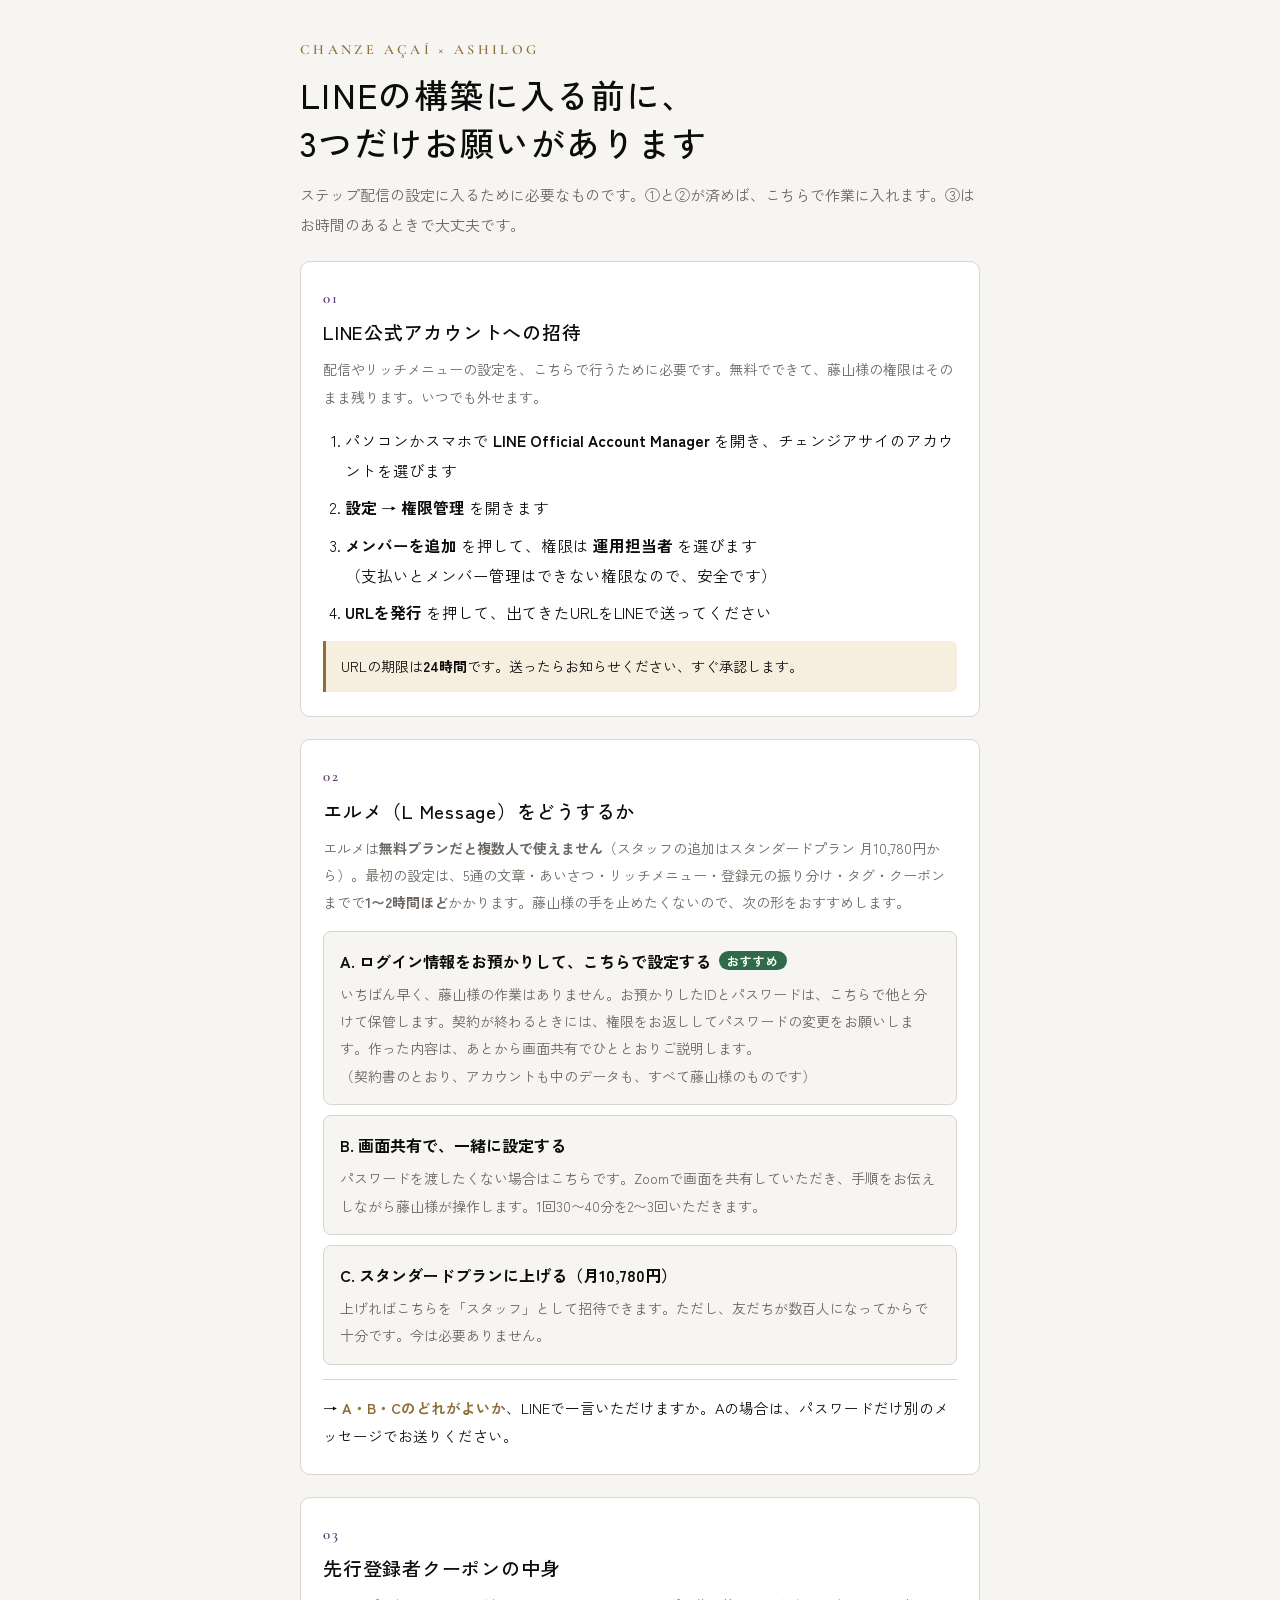
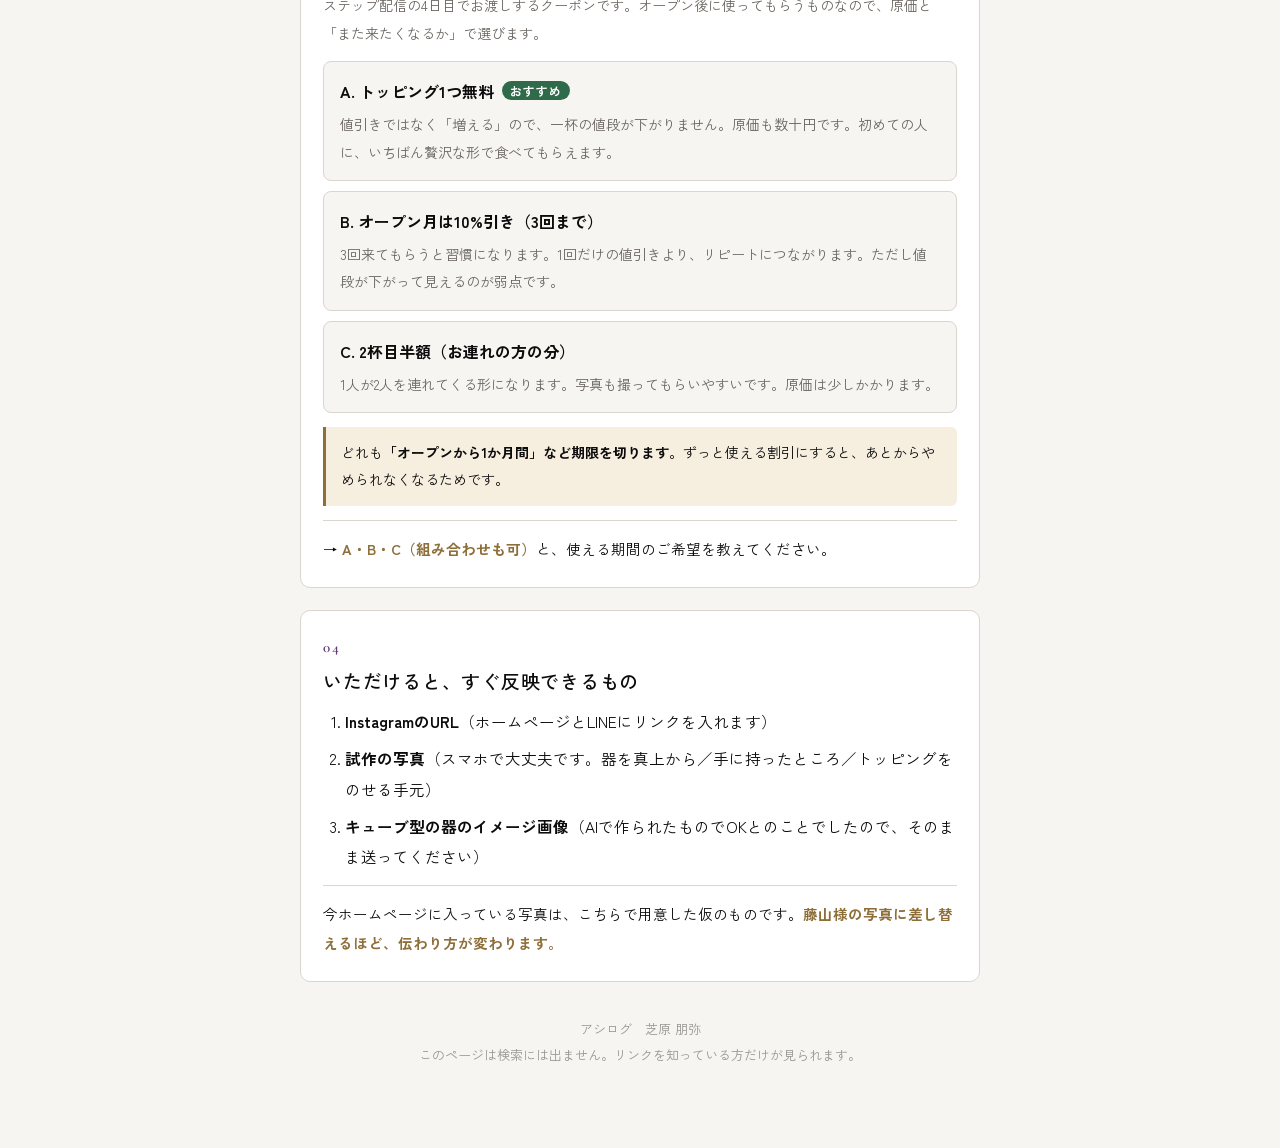
<file: setup/index.html>
<!doctype html>
<html lang="ja">
<head>
<meta charset="utf-8">
<meta name="viewport" content="width=device-width,initial-scale=1">
<meta name="robots" content="noindex">
<title>ご準備のお願い｜CHaNZe AÇAÍ</title>
<link rel="preconnect" href="https://fonts.googleapis.com">
<link rel="preconnect" href="https://fonts.gstatic.com" crossorigin>
<link rel="stylesheet" href="https://fonts.googleapis.com/css2?family=Cormorant+Garamond:wght@500;600&family=Zen+Kaku+Gothic+New:wght@400;500;700&display=swap">
<style>
:root{
  --bg:#F7F5F2; --surface:#FFFFFF; --stone:#EFECE7; --fg:#0C0C0C; --mut:#6B6661; --faint:#9A9691;
  --line:#DAD5CE; --gold:#8E6F3A; --gold-bg:#F6EEDF; --acai:#5E3A73; --acai-bg:#F1EAF6; --ok:#2F6B4A;
  --serif:"Cormorant Garamond",serif; --sans:"Zen Kaku Gothic New","Hiragino Sans",system-ui,sans-serif;
}
@media (prefers-color-scheme:dark){:root:not([data-theme="light"]){
  --bg:#121212; --surface:#1A1A1A; --stone:#232323; --fg:#EDEAE6; --mut:#A8A39D; --faint:#7C7772;
  --line:#2E2E2E; --gold:#C9AE7E; --gold-bg:#2A2418; --acai:#C8A5DC; --acai-bg:#241C2A; --ok:#7FC0A0;
}}
:root[data-theme="dark"]{
  --bg:#121212; --surface:#1A1A1A; --stone:#232323; --fg:#EDEAE6; --mut:#A8A39D; --faint:#7C7772;
  --line:#2E2E2E; --gold:#C9AE7E; --gold-bg:#2A2418; --acai:#C8A5DC; --acai-bg:#241C2A; --ok:#7FC0A0;
}
*{box-sizing:border-box;margin:0;padding:0;}
body{background:var(--bg);color:var(--fg);font-family:var(--sans);font-size:15.5px;line-height:1.95;-webkit-font-smoothing:antialiased;}
.wrap{max-width:720px;margin:0 auto;padding:36px 20px 80px;}
.eyebrow{font-family:var(--serif);font-size:14px;letter-spacing:.24em;color:var(--gold);font-weight:600;text-transform:uppercase;}
h1{font-size:clamp(25px,5.4vw,34px);font-weight:500;line-height:1.4;letter-spacing:.04em;margin:8px 0 14px;text-wrap:balance;}
.lead{color:var(--mut);font-size:15px;}
h2{font-size:19px;font-weight:500;letter-spacing:.04em;margin:0 0 4px;}
section{background:var(--surface);border:1px solid var(--line);border-radius:10px;padding:22px 22px 24px;margin-top:22px;}
.num{font-family:var(--serif);font-size:15px;letter-spacing:.16em;color:var(--acai);font-weight:600;}
.why{font-size:14px;color:var(--mut);margin:6px 0 14px;}
ol.steps{margin:0;padding-left:1.4em;}
ol.steps li{margin:7px 0;}
ol.steps b{font-weight:700;}
.pick{display:flex;flex-direction:column;gap:10px;margin-top:12px;}
.opt{border:1px solid var(--line);border-radius:8px;padding:14px 16px;background:var(--bg);}
.opt .t{font-weight:700;font-size:16px;}
.opt .t em{font-style:normal;font-size:12px;font-weight:700;letter-spacing:.08em;color:#fff;background:var(--ok);padding:1px 8px;border-radius:10px;margin-left:8px;vertical-align:2px;}
.opt .d{font-size:14px;color:var(--mut);margin-top:4px;}
.note{background:var(--gold-bg);border-left:3px solid var(--gold);padding:12px 15px;font-size:14px;border-radius:0 6px 6px 0;margin-top:14px;}
.note b{font-weight:700;}
.tag{display:inline-block;font-size:12px;font-weight:700;letter-spacing:.08em;color:var(--acai);background:var(--acai-bg);padding:2px 9px;border-radius:10px;}
.ask{margin-top:14px;padding-top:14px;border-top:1px solid var(--line);font-size:14.5px;}
.ask b{color:var(--gold);}
footer{margin-top:34px;font-size:13px;color:var(--faint);text-align:center;line-height:2;}
</style>
</head>
<body>
<div class="wrap">

<p class="eyebrow">CHaNZe AÇAÍ × AshiLog</p>
<h1>LINEの構築に入る前に、<br>3つだけお願いがあります</h1>
<p class="lead">ステップ配信の設定に入るために必要なものです。①と②が済めば、こちらで作業に入れます。③はお時間のあるときで大丈夫です。</p>

<section>
  <p class="num">01</p>
  <h2>LINE公式アカウントへの招待</h2>
  <p class="why">配信やリッチメニューの設定を、こちらで行うために必要です。無料でできて、藤山様の権限はそのまま残ります。いつでも外せます。</p>
  <ol class="steps">
    <li>パソコンかスマホで <b>LINE Official Account Manager</b> を開き、チェンジアサイのアカウントを選びます</li>
    <li><b>設定</b> → <b>権限管理</b> を開きます</li>
    <li><b>メンバーを追加</b> を押して、権限は <b>運用担当者</b> を選びます<br>（支払いとメンバー管理はできない権限なので、安全です）</li>
    <li><b>URLを発行</b> を押して、出てきたURLをLINEで送ってください</li>
  </ol>
  <div class="note">URLの期限は<b>24時間</b>です。送ったらお知らせください、すぐ承認します。</div>
</section>

<section>
  <p class="num">02</p>
  <h2>エルメ（L Message）をどうするか</h2>
  <p class="why">エルメは<b>無料プランだと複数人で使えません</b>（スタッフの追加はスタンダードプラン 月10,780円から）。最初の設定は、5通の文章・あいさつ・リッチメニュー・登録元の振り分け・タグ・クーポンまでで<b>1〜2時間ほど</b>かかります。藤山様の手を止めたくないので、次の形をおすすめします。</p>
  <div class="pick">
    <div class="opt">
      <p class="t">A. ログイン情報をお預かりして、こちらで設定する<em>おすすめ</em></p>
      <p class="d">いちばん早く、藤山様の作業はありません。お預かりしたIDとパスワードは、こちらで他と分けて保管します。契約が終わるときには、権限をお返ししてパスワードの変更をお願いします。作った内容は、あとから画面共有でひととおりご説明します。<br>（契約書のとおり、アカウントも中のデータも、すべて藤山様のものです）</p>
    </div>
    <div class="opt">
      <p class="t">B. 画面共有で、一緒に設定する</p>
      <p class="d">パスワードを渡したくない場合はこちらです。Zoomで画面を共有していただき、手順をお伝えしながら藤山様が操作します。1回30〜40分を2〜3回いただきます。</p>
    </div>
    <div class="opt">
      <p class="t">C. スタンダードプランに上げる（月10,780円）</p>
      <p class="d">上げればこちらを「スタッフ」として招待できます。ただし、友だちが数百人になってからで十分です。今は必要ありません。</p>
    </div>
  </div>
  <div class="ask">→ <b>A・B・Cのどれがよいか</b>、LINEで一言いただけますか。Aの場合は、パスワードだけ別のメッセージでお送りください。</div>
</section>

<section>
  <p class="num">03</p>
  <h2>先行登録者クーポンの中身</h2>
  <p class="why">ステップ配信の4日目でお渡しするクーポンです。オープン後に使ってもらうものなので、原価と「また来たくなるか」で選びます。</p>
  <div class="pick">
    <div class="opt">
      <p class="t">A. トッピング1つ無料<em>おすすめ</em></p>
      <p class="d">値引きではなく「増える」ので、一杯の値段が下がりません。原価も数十円です。初めての人に、いちばん贅沢な形で食べてもらえます。</p>
    </div>
    <div class="opt">
      <p class="t">B. オープン月は10%引き（3回まで）</p>
      <p class="d">3回来てもらうと習慣になります。1回だけの値引きより、リピートにつながります。ただし値段が下がって見えるのが弱点です。</p>
    </div>
    <div class="opt">
      <p class="t">C. 2杯目半額（お連れの方の分）</p>
      <p class="d">1人が2人を連れてくる形になります。写真も撮ってもらいやすいです。原価は少しかかります。</p>
    </div>
  </div>
  <div class="note">どれも<b>「オープンから1か月間」など期限を切ります</b>。ずっと使える割引にすると、あとからやめられなくなるためです。</div>
  <div class="ask">→ <b>A・B・C（組み合わせも可）</b>と、使える期間のご希望を教えてください。</div>
</section>

<section>
  <p class="num">04</p>
  <h2>いただけると、すぐ反映できるもの</h2>
  <ol class="steps">
    <li><b>InstagramのURL</b>（ホームページとLINEにリンクを入れます）</li>
    <li><b>試作の写真</b>（スマホで大丈夫です。器を真上から／手に持ったところ／トッピングをのせる手元）</li>
    <li><b>キューブ型の器のイメージ画像</b>（AIで作られたものでOKとのことでしたので、そのまま送ってください）</li>
  </ol>
  <p class="ask">今ホームページに入っている写真は、こちらで用意した仮のものです。<b>藤山様の写真に差し替えるほど、伝わり方が変わります。</b></p>
</section>

<footer>
  アシログ　芝原 朋弥<br>
  このページは検索には出ません。リンクを知っている方だけが見られます。
</footer>

</div>
</body>
</html>
</file>
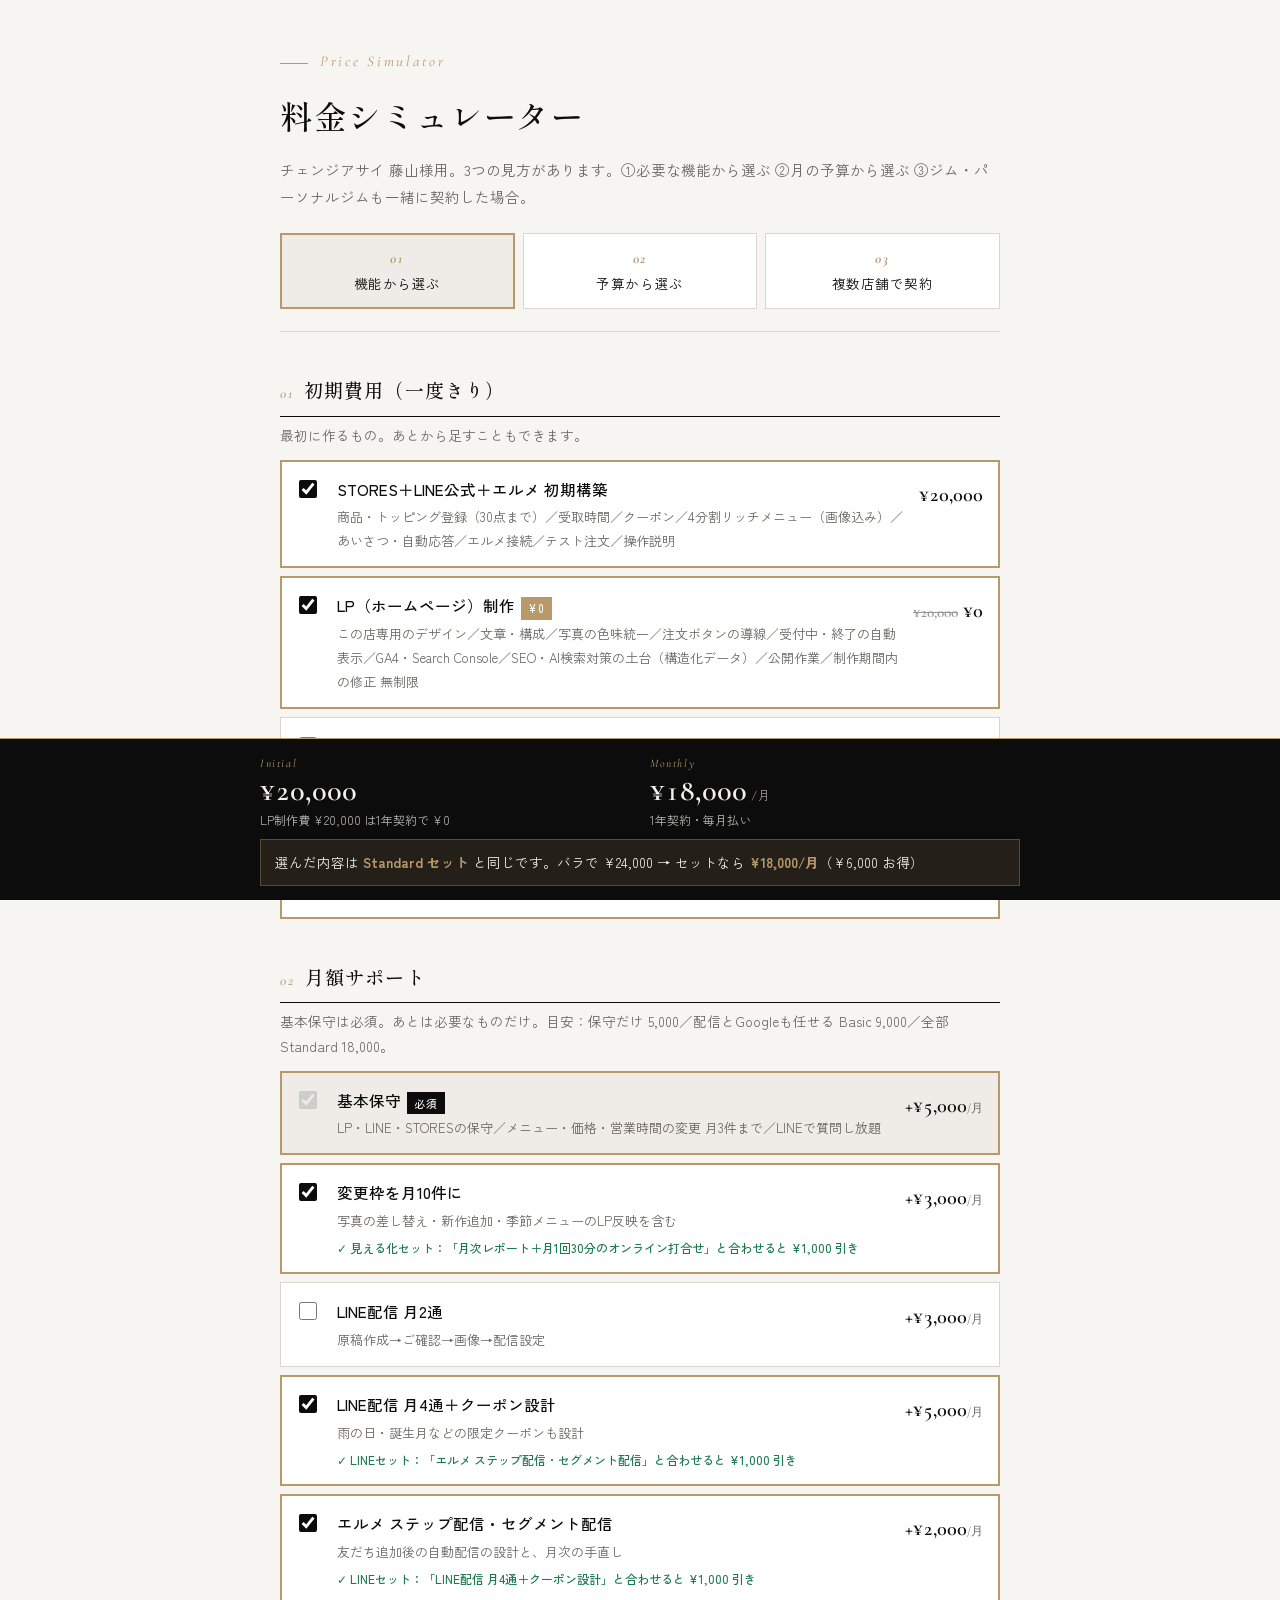
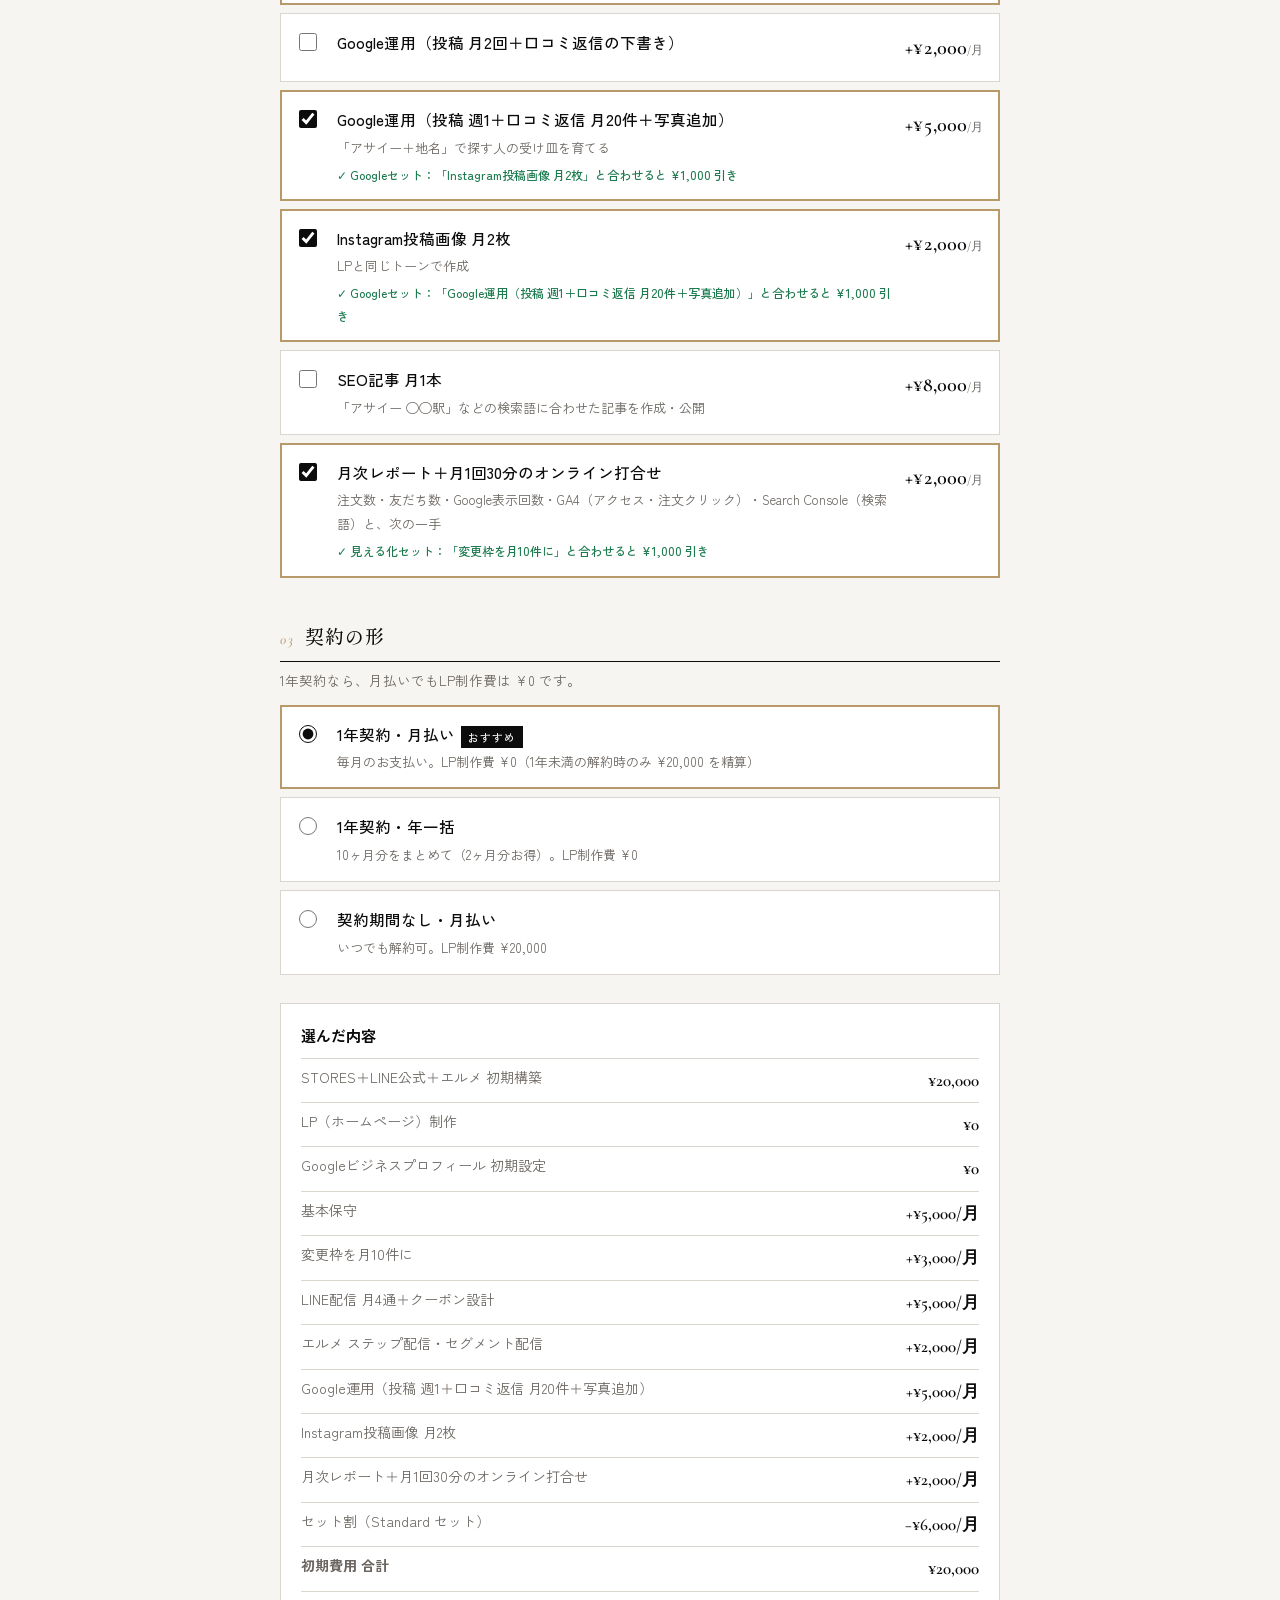
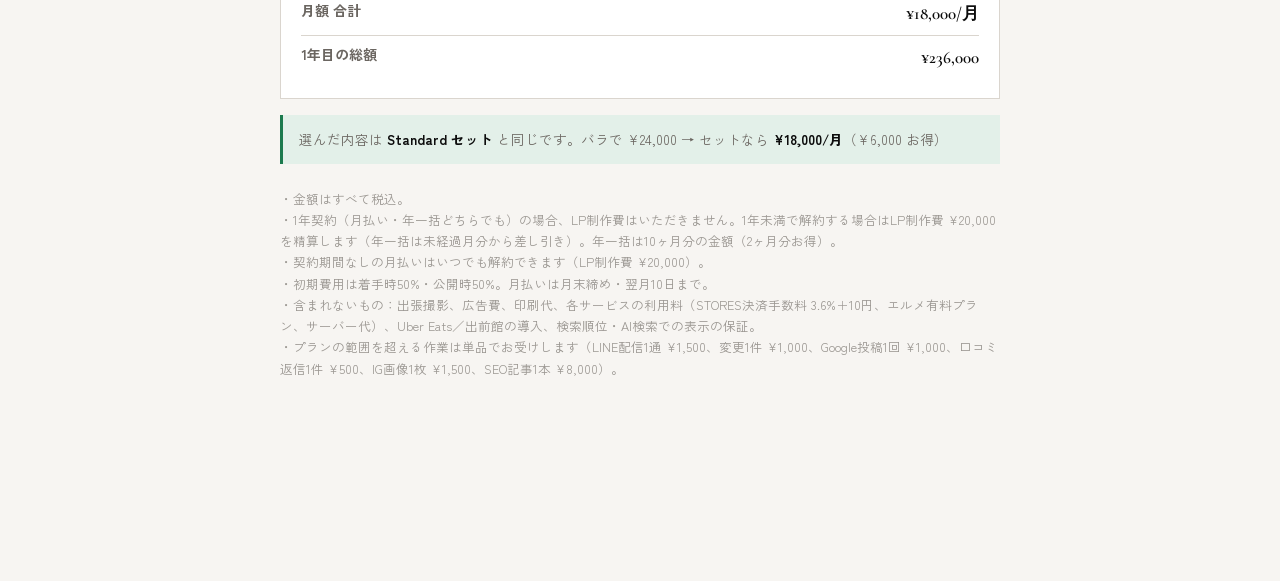
<file: simulator/index.html>
<!doctype html><html lang="ja"><head><meta charset="utf-8"><meta name="viewport" content="width=device-width,initial-scale=1"><meta name="robots" content="noindex, nofollow"><title>料金シミュレーター｜チェンジアサイ様</title>
<link rel="preconnect" href="https://fonts.googleapis.com">
<link rel="preconnect" href="https://fonts.gstatic.com" crossorigin>
<link rel="stylesheet" href="https://fonts.googleapis.com/css2?family=Cormorant+Garamond:ital,wght@0,500;0,600;1,500&family=Shippori+Mincho:wght@500&family=Zen+Kaku+Gothic+New:wght@400;500;700&display=swap">
<style>
:root{
  --bg:#F7F5F2; --surface:#FFFFFF; --surface-2:#EFECE7; --fg:#0C0C0C; --mut:#6B6661; --faint:#9A9691;
  --line:#DAD5CE; --ink:#0C0C0C; --ink-fg:#F3F1EE; --gold:#B89A6A; --gold-soft:rgba(184,154,106,.35); --ok:#1C7A4E; --ok-soft:#E3F0E9;
}
@media (prefers-color-scheme:dark){:root:not([data-theme="light"]){
  --bg:#121212; --surface:#1A1A1A; --surface-2:#232323; --fg:#EDEAE6; --mut:#A8A39D; --faint:#7C7772;
  --line:#2E2E2E; --ink:#F3F1EE; --ink-fg:#0C0C0C; --gold:#C9AE7E; --gold-soft:rgba(201,174,126,.35); --ok:#5CC593; --ok-soft:#17281F;
}}
:root[data-theme="dark"]{
  --bg:#121212; --surface:#1A1A1A; --surface-2:#232323; --fg:#EDEAE6; --mut:#A8A39D; --faint:#7C7772;
  --line:#2E2E2E; --ink:#F3F1EE; --ink-fg:#0C0C0C; --gold:#C9AE7E; --gold-soft:rgba(201,174,126,.35); --ok:#5CC593; --ok-soft:#17281F;
}
*{box-sizing:border-box;}
body{margin:0;background:var(--bg);color:var(--fg);font-family:"Zen Kaku Gothic New","Hiragino Sans",system-ui,sans-serif;font-size:15.5px;line-height:1.85;-webkit-font-smoothing:antialiased;padding-bottom:150px;}
.wrap{max-width:760px;margin:0 auto;padding:0 20px 40px;}
header{padding:48px 0 22px;border-bottom:1px solid var(--gold-soft);}
.kicker{font-family:"Cormorant Garamond",serif;font-style:italic;font-size:15px;letter-spacing:.18em;color:var(--gold);}
.kicker::before{content:"";display:inline-block;width:28px;height:1px;background:var(--gold);vertical-align:middle;margin-right:12px;}
h1{font-family:"Shippori Mincho",serif;font-weight:500;font-size:clamp(24px,4vw,32px);letter-spacing:.06em;margin:10px 0 0;}
.lede{margin:12px 0 0;color:var(--mut);font-size:14.5px;}
h2{font-family:"Shippori Mincho",serif;font-weight:500;font-size:19px;letter-spacing:.06em;margin:40px 0 6px;padding-bottom:8px;border-bottom:1px solid var(--fg);}
h2 small{font-family:"Cormorant Garamond",serif;font-style:italic;font-size:14px;color:var(--gold);letter-spacing:.14em;margin-right:10px;}
h3{font-size:15px;font-weight:700;margin:22px 0 8px;}
.hint{font-size:13.5px;color:var(--mut);margin:0 0 12px;}
/* モード切替 */
.modes{display:grid;grid-template-columns:repeat(3,1fr);gap:8px;margin-top:22px;}
.mode{border:1px solid var(--line);background:var(--surface);padding:12px 10px;text-align:center;cursor:pointer;font-size:13.5px;letter-spacing:.04em;}
.mode b{display:block;font-family:"Cormorant Garamond",serif;font-style:italic;font-size:14px;letter-spacing:.14em;color:var(--gold);}
.mode.on{border-color:var(--gold);box-shadow:0 0 0 1px var(--gold) inset;background:var(--surface-2);}
.pane{display:none;} .pane.on{display:block;}
/* 選択肢 */
.opt{display:grid;grid-template-columns:28px 1fr auto;gap:12px;align-items:start;background:var(--surface);border:1px solid var(--line);padding:14px 16px;margin-bottom:8px;cursor:pointer;transition:border-color .2s;}
.opt:hover{border-color:var(--gold);}
.opt.on{border-color:var(--gold);box-shadow:0 0 0 1px var(--gold) inset;}
.opt.req{cursor:default;background:var(--surface-2);}
.opt input{width:18px;height:18px;margin:5px 0 0 2px;accent-color:#0C0C0C;}
.opt b{display:block;font-weight:500;font-size:15.5px;}
.opt span.d{display:block;font-size:13px;color:var(--mut);margin-top:2px;}
.opt .pair{display:block;font-size:12px;color:var(--gold);margin-top:4px;}
.opt .pair.on{color:var(--ok);font-weight:500;}
.opt .p{font-family:"Cormorant Garamond",serif;font-size:20px;font-weight:600;white-space:nowrap;padding-top:2px;font-variant-numeric:tabular-nums;}
.opt .p small{font-family:inherit;font-size:12px;color:var(--mut);font-weight:400;}
.badge{display:inline-block;font-size:11px;letter-spacing:.1em;padding:1px 7px;background:var(--gold);color:#fff;margin-left:6px;vertical-align:middle;}
.tag{display:inline-block;font-size:11px;letter-spacing:.1em;padding:1px 7px;background:var(--ink);color:var(--ink-fg);margin-left:6px;vertical-align:middle;}
/* 予算 */
.budget{display:grid;grid-template-columns:1fr 1fr;gap:12px;}
.field{background:var(--surface);border:1px solid var(--line);padding:14px 16px;}
.field label{display:block;font-size:12.5px;letter-spacing:.08em;color:var(--mut);}
.field .in{display:flex;align-items:baseline;gap:6px;margin-top:4px;}
.field input{width:100%;font:600 24px "Cormorant Garamond",serif;border:0;border-bottom:1px solid var(--gold);background:transparent;color:var(--fg);padding:4px 0;outline:0;}
.field .yen{font-family:"Cormorant Garamond",serif;font-size:20px;}
.reco{margin-top:14px;}
.reco .r{background:var(--surface);border:1px solid var(--line);padding:16px 18px;margin-bottom:10px;}
.reco .r.best{border-color:var(--gold);box-shadow:0 0 0 1px var(--gold) inset;}
.reco .r b{font-size:15.5px;}
.reco .r .amt{float:right;font-family:"Cormorant Garamond",serif;font-size:20px;font-weight:600;}
.reco .r ul{margin:8px 0 0;padding:0 0 0 16px;font-size:13.5px;color:var(--mut);}
.reco .r .rest{font-size:12.5px;color:var(--gold);margin-top:6px;}
/* 店舗 */
.store{background:var(--surface);border:1px solid var(--line);padding:18px 18px 8px;margin-bottom:12px;}
.store h3{margin:0 0 4px;display:flex;justify-content:space-between;align-items:center;}
.store h3 .sub{font-size:12px;color:var(--mut);font-weight:400;}
.store .sel{display:flex;flex-wrap:wrap;gap:8px;margin:10px 0;}
.store .sel label{border:1px solid var(--line);padding:6px 12px;font-size:13.5px;cursor:pointer;background:var(--surface-2);}
.store .sel label.on{border-color:var(--gold);background:var(--gold-soft);}
.store .sel input{display:none;}
.store .sum{display:flex;justify-content:space-between;font-size:13.5px;color:var(--mut);border-top:1px solid var(--line);padding:10px 0 6px;margin-top:6px;}
.store .sum b{font-family:"Cormorant Garamond",serif;font-size:17px;color:var(--fg);}
.off{font-size:12px;color:var(--ok);}
/* 合計バー */
.bar{position:fixed;left:0;right:0;bottom:0;background:var(--ink);color:var(--ink-fg);border-top:1px solid var(--gold);padding:14px 20px calc(14px + env(safe-area-inset-bottom));z-index:10;}
.bar-in{max-width:760px;margin:0 auto;display:grid;grid-template-columns:1fr 1fr;gap:8px 20px;align-items:end;}
.bar .l{font-size:11.5px;letter-spacing:.14em;color:var(--gold);font-family:"Cormorant Garamond",serif;font-style:italic;}
.bar .v{font-family:"Cormorant Garamond",serif;font-size:30px;font-weight:600;line-height:1.1;font-variant-numeric:tabular-nums;}
.bar .v small{font-family:"Zen Kaku Gothic New",sans-serif;font-size:12px;color:#9A9691;margin-left:4px;font-weight:400;}
.bar .sub{font-size:12px;color:#B8B3AD;margin-top:2px;}
.bar .set{grid-column:1/-1;background:rgba(184,154,106,.14);border:1px solid var(--gold-soft);padding:10px 14px;font-size:13.5px;display:none;}
.bar .set b{color:var(--gold);}
.bar .set.on{display:block;}
.summary{margin-top:28px;background:var(--surface);border:1px solid var(--line);padding:18px 20px;}
.summary h3{margin:0 0 8px;}
.summary ul{margin:0;padding:0;list-style:none;font-size:14px;color:var(--mut);}
.summary li{padding:6px 0;border-top:1px solid var(--line);display:flex;justify-content:space-between;gap:12px;}
.summary li span:last-child{font-family:"Cormorant Garamond",serif;font-size:17px;font-weight:600;color:var(--fg);white-space:nowrap;}
.note{background:var(--ok-soft);border-left:3px solid var(--ok);padding:12px 16px;font-size:13.5px;color:var(--mut);margin-top:16px;}
.note b{color:var(--fg);}
.fine{font-size:12.5px;color:var(--faint);margin-top:24px;line-height:1.7;}
@media(max-width:520px){.opt{grid-template-columns:24px 1fr;} .opt .p{grid-column:2;padding-top:0;} .bar .v{font-size:26px;} .budget{grid-template-columns:1fr;} .modes{grid-template-columns:1fr;}}
</style></head><body>

<div class="wrap">
<header>
  <div class="kicker">Price Simulator</div>
  <h1>料金シミュレーター</h1>
  <p class="lede">チェンジアサイ 藤山様用。3つの見方があります。①必要な機能から選ぶ ②月の予算から選ぶ ③ジム・パーソナルジムも一緒に契約した場合。</p>
  <div class="modes">
    <div class="mode on" data-mode="a"><b>01</b>機能から選ぶ</div>
    <div class="mode" data-mode="b"><b>02</b>予算から選ぶ</div>
    <div class="mode" data-mode="c"><b>03</b>複数店舗で契約</div>
  </div>
</header>

<!-- ===== A. 機能から ===== -->
<div class="pane on" id="pane-a">
  <h2><small>01</small>初期費用（一度きり）</h2>
  <p class="hint">最初に作るもの。あとから足すこともできます。</p>
  <div id="init"></div>

  <h2><small>02</small>月額サポート</h2>
  <p class="hint">基本保守は必須。あとは必要なものだけ。目安：保守だけ 5,000／配信とGoogleも任せる Basic 9,000／全部 Standard 18,000。</p>
  <div id="monthly"></div>

  <h2><small>03</small>契約の形</h2>
  <p class="hint">1年契約なら、月払いでもLP制作費は ¥0 です。</p>
  <div id="pay" class="radio-group"></div>

  <div class="summary" id="summary"></div>
  <div class="note" id="setnote" hidden></div>
</div>

<!-- ===== B. 予算から ===== -->
<div class="pane" id="pane-b">
  <h2><small>01</small>月にいくらまでなら続けられますか</h2>
  <p class="hint">金額を入れると、その中でいちばん効く組み合わせを出します。初期費用は1年契約（月払い）を前提に計算します。</p>
  <div class="budget">
    <div class="field"><label>月の予算</label><div class="in"><span class="yen">¥</span><input id="bMon" type="number" inputmode="numeric" value="10000" step="1000" min="0"></div></div>
    <div class="field"><label>初期費用の上限（任意）</label><div class="in"><span class="yen">¥</span><input id="bInit" type="number" inputmode="numeric" value="20000" step="5000" min="0"></div></div>
  </div>
  <div class="reco" id="reco"></div>
  <div class="note"><b>考え方：</b>基本保守（5,000）を土台に、効く順に足します。配信とGoogleが揃うと「呼び戻し」と「新規」の両方が動くので、まず Basic（9,000）を目指すのがおすすめです。</div>
</div>

<!-- ===== C. 複数店舗 ===== -->
<div class="pane" id="pane-c">
  <h2><small>01</small>店舗ごとに選ぶ</h2>
  <p class="hint">2店舗目以降は、初期費用・月額とも <b>20%オフ</b>。共通で使えるもの（LINEの設計・レポートの型）が多いためです。</p>
  <div id="stores"></div>
  <div class="summary" id="summaryC"></div>
  <div class="note"><b>ジム・パーソナルジムの中身：</b>LINE公式＋エルメの構築（リッチメニュー・あいさつ・自動応答・ステップ配信の設計）、予約の受付（エルメの予約機能、または既存の予約ツールとの連携）、会員向けの配信。詳しい設計はヒアリング後にご提案します。</div>
</div>

<p class="fine">
・金額はすべて税込。<br>
・1年契約（月払い・年一括どちらでも）の場合、LP制作費はいただきません。1年未満で解約する場合はLP制作費 ¥20,000 を精算します（年一括は未経過月分から差し引き）。年一括は10ヶ月分の金額（2ヶ月分お得）。<br>
・契約期間なしの月払いはいつでも解約できます（LP制作費 ¥20,000）。<br>
・初期費用は着手時50%・公開時50%。月払いは月末締め・翌月10日まで。<br>
・含まれないもの：出張撮影、広告費、印刷代、各サービスの利用料（STORES決済手数料 3.6%＋10円、エルメ有料プラン、サーバー代）、Uber Eats／出前館の導入、検索順位・AI検索での表示の保証。<br>
・プランの範囲を超える作業は単品でお受けします（LINE配信1通 ¥1,500、変更1件 ¥1,000、Google投稿1回 ¥1,000、口コミ返信1件 ¥500、IG画像1枚 ¥1,500、SEO記事1本 ¥8,000）。
</p>
</div>

<div class="bar">
  <div class="bar-in">
    <div><div class="l">Initial</div><div class="v" id="tInit">¥0</div><div class="sub" id="tInitSub"></div></div>
    <div><div class="l">Monthly</div><div class="v" id="tMon">¥0<small>/月</small></div><div class="sub" id="tMonSub"></div></div>
    <div class="set" id="tSet"></div>
  </div>
</div>

<script>
(function(){
  var yen=function(n){return '¥'+Math.round(n).toLocaleString('ja-JP');};
  /* ===== データ ===== */
  var INIT=[
    {id:'stores',name:'STORES＋LINE公式＋エルメ 初期構築',d:'商品・トッピング登録（30点まで）／受取時間／クーポン／4分割リッチメニュー（画像込み）／あいさつ・自動応答／エルメ接続／テスト注文／操作説明',p:20000,on:true},
    {id:'lp',name:'LP（ホームページ）制作',d:'この店専用のデザイン／文章・構成／写真の色味統一／注文ボタンの導線／受付中・終了の自動表示／GA4・Search Console／SEO・AI検索対策の土台（構造化データ）／公開作業／制作期間内の修正 無制限',p:20000,on:true,lpfree:true},
    {id:'ga',name:'計測設定（GA4・Search Console）',d:'既存サイトに入れる場合。LPを作る場合は込み',p:5000,on:false,gaonly:true},
    {id:'gbp',name:'Googleビジネスプロフィール 初期設定',d:'カテゴリ・営業時間・説明文・商品登録・写真・「注文」ボタン・Q&A（月額サポートをご契約の場合は無料）',p:10000,on:true,gbp:true},
  ];
  var MON=[
    {id:'base',name:'基本保守',d:'LP・LINE・STORESの保守／メニュー・価格・営業時間の変更 月3件まで／LINEで質問し放題',p:5000,on:true,req:true},
    {id:'chg',name:'変更枠を月10件に',d:'写真の差し替え・新作追加・季節メニューのLP反映を含む',p:3000,on:true},
    {id:'line2',name:'LINE配信 月2通',d:'原稿作成→ご確認→画像→配信設定',p:3000,on:false,group:'line'},
    {id:'line4',name:'LINE配信 月4通＋クーポン設計',d:'雨の日・誕生月などの限定クーポンも設計',p:5000,on:true,group:'line'},
    {id:'step',name:'エルメ ステップ配信・セグメント配信',d:'友だち追加後の自動配信の設計と、月次の手直し',p:2000,on:true},
    {id:'gbp2',name:'Google運用（投稿 月2回＋口コミ返信の下書き）',d:'',p:2000,on:false,group:'gbp'},
    {id:'gbp4',name:'Google運用（投稿 週1＋口コミ返信 月20件＋写真追加）',d:'「アサイー＋地名」で探す人の受け皿を育てる',p:5000,on:true,group:'gbp'},
    {id:'ig',name:'Instagram投稿画像 月2枚',d:'LPと同じトーンで作成',p:2000,on:true},
    {id:'seo',name:'SEO記事 月1本',d:'「アサイー ◯◯駅」などの検索語に合わせた記事を作成・公開',p:8000,on:false},
    {id:'rep',name:'月次レポート＋月1回30分のオンライン打合せ',d:'注文数・友だち数・Google表示回数・GA4（アクセス・注文クリック）・Search Console（検索語）と、次の一手',p:2000,on:true},
  ];
  var SETS=[
    {ids:['base'],price:5000,name:'Light'},
    {ids:['base','line2','gbp2'],price:9000,name:'Basic セット'},
    {ids:['base','chg','line4','step','gbp4','ig','rep'],price:18000,name:'Standard セット'}
  ];
  var STD=SETS[2];
  var BUNDLES=[
    {name:'LINEセット',ids:['line4','step'],off:1000},
    {name:'Googleセット',ids:['gbp4','ig'],off:1000},
    {name:'見える化セット',ids:['chg','rep'],off:1000},
  ];
  var PAY=[
    {id:'c',name:'1年契約・月払い',d:'毎月のお支払い。LP制作費 ¥0（1年未満の解約時のみ ¥20,000 を精算）'},
    {id:'y',name:'1年契約・年一括',d:'10ヶ月分をまとめて（2ヶ月分お得）。LP制作費 ¥0'},
    {id:'m',name:'契約期間なし・月払い',d:'いつでも解約可。LP制作費 ¥20,000'}
  ];
  var state={pay:'c',mode:'a'};
  INIT.concat(MON).forEach(function(o){state[o.id]=!!o.on;});
  var byId=function(list,id){return list.filter(function(o){return o.id===id;})[0];};

  /* ===== 共通計算 ===== */
  function priceMonthly(ids){ // ids: 選択中モジュール → {mon, shown, setName, off, hits}
    var mon=0; ids.forEach(function(id){mon+=byId(MON,id).p;});
    var key=ids.slice().sort().join(',');
    var hit=SETS.filter(function(S){return S.ids.slice().sort().join(',')===key;})[0];
    if(hit) return {mon:mon,shown:hit.price,setName:hit.name,off:mon-hit.price,hits:[]};
    var off=0,hits=[];
    BUNDLES.forEach(function(b){ if(b.ids.every(function(x){return ids.indexOf(x)>=0;})){off+=b.off;hits.push(b.name);} });
    var shown=mon-off;
    if(shown>STD.price && STD.ids.every(function(x){return ids.indexOf(x)>=0;})) return {mon:mon,shown:STD.price,setName:STD.name,off:mon-STD.price,hits:[]};
    return {mon:mon,shown:shown,setName:null,off:off,hits:hits};
  }
  function priceInit(sel,pay,hasMonthly){ // sel: {stores,lp,ga,gbp}
    var t=0,lines=[];
    INIT.forEach(function(o){ if(!sel[o.id])return; var p=o.p;
      if(o.lpfree&&pay!=='m')p=0; if(o.gbp&&hasMonthly)p=0; if(o.gaonly&&sel.lp)p=0;
      t+=p; lines.push([o.name,p]); });
    return {total:t,lines:lines};
  }

  /* ===== A ===== */
  function renderA(){
    ['init','monthly'].forEach(function(k){
      var list=k==='init'?INIT:MON, root=document.getElementById(k); root.innerHTML='';
      list.forEach(function(o){
        var lab=document.createElement('label'); lab.className='opt'+(state[o.id]?' on':'')+(o.req?' req':'');
        var free=(o.lpfree&&state.pay!=='m')||(o.gbp&&anyMonthly())||(o.gaonly&&state.lp);
        var pair=(k==='monthly')?BUNDLES.filter(function(b){return b.ids.indexOf(o.id)>=0;}).map(function(b){
            var other=b.ids.filter(function(x){return x!==o.id;}).map(function(x){return byId(MON,x).name;}).join('・');
            var done=b.ids.every(function(x){return state[x];});
            return '<span class="pair'+(done?' on':'')+'">'+(done?'✓ ':'')+b.name+'：「'+other+'」と合わせると '+yen(b.off)+' 引き</span>';
          }).join(''):'';
        lab.innerHTML='<input type="checkbox" '+(state[o.id]?'checked':'')+(o.req?' disabled':'')+'>'+
          '<div><b>'+o.name+(o.req?'<span class="tag">必須</span>':'')+(free?'<span class="badge">¥0</span>':'')+'</b><span class="d">'+o.d+'</span>'+pair+'</div>'+
          '<div class="p">'+(free?'<s style="color:var(--faint);font-size:15px">'+yen(o.p)+'</s> ¥0':(k==='init'?yen(o.p):'+'+yen(o.p)+'<small>/月</small>'))+'</div>';
        lab.querySelector('input').addEventListener('change',function(e){
          if(o.req)return; state[o.id]=e.target.checked;
          if(o.group&&e.target.checked){list.forEach(function(x){if(x.group===o.group&&x.id!==o.id)state[x.id]=false;});}
          renderA();
        });
        root.appendChild(lab);
      });
    });
    var pr=document.getElementById('pay'); pr.innerHTML='';
    PAY.forEach(function(o){
      var lab=document.createElement('label'); lab.className='opt'+(state.pay===o.id?' on':'');
      lab.innerHTML='<input type="radio" name="pay" '+(state.pay===o.id?'checked':'')+'><div><b>'+o.name+(o.id==='c'?'<span class="tag">おすすめ</span>':'')+'</b><span class="d">'+o.d+'</span></div><div class="p"></div>';
      lab.querySelector('input').addEventListener('change',function(){state.pay=o.id;renderA();});
      pr.appendChild(lab);
    });
    calcA();
  }
  function anyMonthly(){return MON.some(function(o){return state[o.id];});}
  function calcA(){
    var ids=MON.filter(function(o){return state[o.id];}).map(function(o){return o.id;});
    var m=priceMonthly(ids);
    var sel={}; INIT.forEach(function(o){sel[o.id]=state[o.id];});
    var ini=priceInit(sel,state.pay,ids.length>0);
    var year= state.pay==='y' ? m.shown*10 : null;
    var note='';
    if(m.setName) note='選んだ内容は <b>'+m.setName+'</b> と同じです。バラで '+yen(m.mon)+' → セットなら <b>'+yen(m.shown)+'/月</b>（'+yen(m.off)+' お得）';
    else if(m.hits.length) note=m.hits.join('＋')+' で <b>'+yen(m.off)+' 引き</b>（バラ '+yen(m.mon)+' → '+yen(m.shown)+'）';
    setBar(ini.total, (state.pay!=='m')&&state.lp?'LP制作費 ¥20,000 は1年契約で ¥0':'着手時50%・公開時50%', m.shown, year!==null?'年一括 '+yen(year)+'（実質 '+yen(year/12)+'/月）':(state.pay==='c'?'1年契約・毎月払い':'月末締め・翌月10日払い'), note);
    var h='<h3>選んだ内容</h3><ul>';
    ini.lines.forEach(function(l){h+='<li><span>'+l[0]+'</span><span>'+yen(l[1])+'</span></li>';});
    ids.forEach(function(id){var o=byId(MON,id);h+='<li><span>'+o.name+'</span><span>+'+yen(o.p)+'/月</span></li>';});
    if(m.off>0)h+='<li><span>セット割（'+(m.setName||m.hits.join('・'))+'）</span><span>−'+yen(m.off)+'/月</span></li>';
    h+='<li><span><b>初期費用 合計</b></span><span>'+yen(ini.total)+'</span></li>';
    h+='<li><span><b>月額 合計</b></span><span>'+yen(m.shown)+'/月</span></li>';
    if(year!==null)h+='<li><span><b>年一括</b></span><span>'+yen(year)+'</span></li>';
    h+='<li><span><b>1年目の総額</b></span><span>'+yen(ini.total+(year!==null?year:m.shown*12))+'</span></li></ul>';
    document.getElementById('summary').innerHTML=h;
    var n=document.getElementById('setnote'); n.hidden=!note; n.innerHTML=note;
  }

  /* ===== B：予算から ===== */
  var PRIORITY=['line2','gbp2','chg','line4','gbp4','step','rep','ig','seo']; // 効く順
  function planWithin(budget){
    // 1) セット価格で入る最上位
    var best=null; SETS.forEach(function(S){ if(S.price<=budget) best=S; });
    var ids=best?best.ids.slice():['base'];
    var cost=best?best.price:5000;
    if(cost>budget) return {ids:[],cost:0,none:true};
    // 2) 残りで単品を効く順に足す（同グループは上位に置き換え）
    PRIORITY.forEach(function(id){
      if(ids.indexOf(id)>=0) return;
      var o=byId(MON,id);
      var trial=ids.slice();
      if(o.group){ trial=trial.filter(function(x){return byId(MON,x).group!==o.group;}); }
      trial.push(id);
      var pm=priceMonthly(trial);
      if(pm.shown<=budget && pm.shown>=cost){ ids=trial; cost=pm.shown; }
    });
    return {ids:ids,cost:cost,pm:priceMonthly(ids)};
  }
  function renderB(){
    var bm=+document.getElementById('bMon').value||0, bi=+document.getElementById('bInit').value||0;
    var root=document.getElementById('reco'); root.innerHTML='';
    var r=planWithin(bm);
    var sel={stores:true,lp:true,ga:false,gbp:true};
    var ini=priceInit(sel,'c',true);
    var cards=[];
    if(r.none){ cards.push({t:'この予算だと月額サポートは付けられません',amt:'',ul:['初期構築だけ（STORES＋LINE＋LP＋Google）を ¥50,000 で作って納品し、運用はご自身で行う形になります'],rest:'',best:true}); }
    else{
      var names=r.ids.map(function(id){return byId(MON,id).name;});
      cards.push({t:'この予算でのおすすめ',amt:yen(r.cost)+'/月',ul:names,rest:(r.pm.setName?'＝ '+r.pm.setName+'。':'')+(bm-r.cost>0?'あと '+yen(bm-r.cost)+' 余ります。':'ぴったりです。'),best:true});
      // 参考：1つ上と1つ下
      SETS.forEach(function(S){ if(S.price>bm && S.price<=bm*1.5) cards.push({t:'あと '+yen(S.price-bm)+' 足すと '+S.name,amt:yen(S.price)+'/月',ul:S.ids.map(function(id){return byId(MON,id).name;}),rest:'',best:false}); });
    }
    cards.forEach(function(c){
      var d=document.createElement('div'); d.className='r'+(c.best?' best':'');
      d.innerHTML='<span class="amt">'+c.amt+'</span><b>'+c.t+'</b><ul>'+c.ul.map(function(x){return '<li>'+x+'</li>';}).join('')+'</ul>'+(c.rest?'<div class="rest">'+c.rest+'</div>':'');
      root.appendChild(d);
    });
    var initNote = r.none ? '初期のみ ¥50,000（Google初期設定 ¥10,000 を含む）' : (ini.total<=bi||!bi ? '1年契約・月払いで LP ¥0・Google初期設定 ¥0' : '初期上限を超えています（最低 '+yen(ini.total)+'）');
    setBar(r.none?50000:ini.total, initNote, r.none?0:r.cost, r.none?'運用はご自身で':'1年契約・毎月払い', r.none?'':(r.pm&&r.pm.setName?'この組み合わせは <b>'+r.pm.setName+'</b> と同じです':''));
  }

  /* ===== C：複数店舗 ===== */
  var STORES=[
    {id:'acai',name:'チェンジアサイ',sub:'アサイーボウル（テイクアウト）',init:[{id:'stores',name:'STORES＋LINE＋エルメ 構築',p:20000,on:true},{id:'lp',name:'LP制作',p:20000,on:true,lpfree:true},{id:'gbp',name:'Google初期設定',p:10000,on:true,gbp:true}],plan:'basic'},
    {id:'gym',name:'フィットネスジム',sub:'LINE公式＋エルメ・予約・会員配信',init:[{id:'lme',name:'LINE公式＋エルメ 構築（リッチメニュー・ステップ配信の設計）',p:15000,on:true},{id:'rsv',name:'予約の受付（エルメ予約 or 既存ツール連携）',p:15000,on:true},{id:'lp',name:'LP制作',p:20000,on:false,lpfree:true},{id:'gbp',name:'Google初期設定',p:10000,on:true,gbp:true}],plan:'basic'},
    {id:'personal',name:'パーソナルジム',sub:'LINE公式＋エルメ・予約・会員配信',init:[{id:'lme',name:'LINE公式＋エルメ 構築（リッチメニュー・ステップ配信の設計）',p:15000,on:true},{id:'rsv',name:'予約の受付（エルメ予約 or 既存ツール連携）',p:15000,on:true},{id:'lp',name:'LP制作',p:20000,on:false,lpfree:true},{id:'gbp',name:'Google初期設定',p:10000,on:true,gbp:true}],plan:'light'},
  ];
  var PLANS={none:{name:'月額なし',p:0},light:{name:'Light',p:5000},basic:{name:'Basic',p:9000},standard:{name:'Standard',p:18000}};
  var MULTI_OFF=0.2;
  STORES.forEach(function(s){s.on=true; s.init.forEach(function(i){s['i_'+i.id]=i.on;});});
  function storeCalc(s,idx){
    var hasM=s.plan!=='none', ini=0, lines=[];
    s.init.forEach(function(i){ if(!s['i_'+i.id])return; var p=i.p; if(i.lpfree&&hasM)p=0; if(i.gbp&&hasM)p=0; ini+=p; lines.push([i.name,p]); });
    var mon=PLANS[s.plan].p;
    var off=idx>0?MULTI_OFF:0;
    return {ini:ini,mon:mon,iniOff:ini*(1-off),monOff:mon*(1-off),off:off,lines:lines};
  }
  function renderC(){
    var root=document.getElementById('stores'); root.innerHTML='';
    var active=STORES.filter(function(s){return s.on;});
    var tI=0,tM=0, rows=[];
    STORES.forEach(function(s){
      var idx=active.indexOf(s);
      var d=document.createElement('div'); d.className='store';
      var c=s.on?storeCalc(s,idx):null;
      var h='<h3><span><label style="cursor:pointer"><input type="checkbox" data-store="'+s.id+'" '+(s.on?'checked':'')+' style="accent-color:#0C0C0C;margin-right:8px">'+s.name+'</label></span><span class="sub">'+s.sub+(idx>0&&s.on?' <span class="off">2店舗目以降 −20%</span>':'')+'</span></h3>';
      if(s.on){
        h+='<div class="hint" style="margin:6px 0 2px">初期に作るもの</div><div class="sel">'+s.init.map(function(i){return '<label class="'+(s['i_'+i.id]?'on':'')+'"><input type="checkbox" data-init="'+s.id+':'+i.id+'" '+(s['i_'+i.id]?'checked':'')+'>'+i.name+'　'+((i.lpfree||i.gbp)&&s.plan!=='none'?'¥0':yen(i.p))+'</label>';}).join('')+'</div>';
        h+='<div class="hint" style="margin:6px 0 2px">月額</div><div class="sel">'+Object.keys(PLANS).map(function(k){return '<label class="'+(s.plan===k?'on':'')+'"><input type="radio" name="plan-'+s.id+'" data-plan="'+s.id+':'+k+'" '+(s.plan===k?'checked':'')+'>'+PLANS[k].name+(PLANS[k].p?'　'+yen(PLANS[k].p):'')+'</label>';}).join('')+'</div>';
        h+='<div class="sum"><span>初期 '+(c.off?'<s>'+yen(c.ini)+'</s> ':'')+'<b>'+yen(c.iniOff)+'</b></span><span>月額 '+(c.off&&c.mon?'<s>'+yen(c.mon)+'</s> ':'')+'<b>'+yen(c.monOff)+'</b></span></div>';
        tI+=c.iniOff; tM+=c.monOff; rows.push([s.name,c.iniOff,c.monOff]);
      }
      d.innerHTML=h; root.appendChild(d);
    });
    root.querySelectorAll('input[data-store]').forEach(function(i){i.addEventListener('change',function(){byId(STORES,i.dataset.store).on=i.checked;renderC();});});
    root.querySelectorAll('input[data-init]').forEach(function(i){i.addEventListener('change',function(){var a=i.dataset.init.split(':');byId(STORES,a[0])['i_'+a[1]]=i.checked;renderC();});});
    root.querySelectorAll('input[data-plan]').forEach(function(i){i.addEventListener('change',function(){var a=i.dataset.plan.split(':');byId(STORES,a[0]).plan=a[1];renderC();});});
    var h='<h3>店舗ごとの内訳</h3><ul>';
    rows.forEach(function(r){h+='<li><span>'+r[0]+'</span><span>'+yen(r[1])+' ＋ '+yen(r[2])+'/月</span></li>';});
    h+='<li><span><b>初期費用 合計</b></span><span>'+yen(tI)+'</span></li><li><span><b>月額 合計</b></span><span>'+yen(tM)+'/月</span></li><li><span><b>1年目の総額</b></span><span>'+yen(tI+tM*12)+'</span></li></ul>';
    document.getElementById('summaryC').innerHTML=h;
    setBar(tI,active.length+'店舗・1年契約・月払い（LP ¥0）',tM,'月額 合計（2店舗目以降 −20%）',active.length>1?'複数店舗で <b>'+yen((function(){var s=0;active.forEach(function(st,i){var c=storeCalc(st,i);s+=(c.ini-c.iniOff)+(c.mon-c.monOff)*12;});return s;})())+'</b> お得（1年目）':'');
  }

  /* ===== バー・モード ===== */
  function setBar(init,initSub,mon,monSub,note){
    document.getElementById('tInit').textContent=yen(init);
    document.getElementById('tInitSub').textContent=initSub;
    document.getElementById('tMon').innerHTML=yen(mon)+'<small>/月</small>';
    document.getElementById('tMonSub').textContent=monSub;
    var s=document.getElementById('tSet'); s.innerHTML=note||''; s.className='set'+(note?' on':'');
  }
  document.querySelectorAll('.mode').forEach(function(m){m.addEventListener('click',function(){
    state.mode=m.dataset.mode;
    document.querySelectorAll('.mode').forEach(function(x){x.classList.toggle('on',x===m);});
    document.querySelectorAll('.pane').forEach(function(p){p.classList.toggle('on',p.id==='pane-'+state.mode);});
    if(state.mode==='a')renderA(); if(state.mode==='b')renderB(); if(state.mode==='c')renderC();
    window.scrollTo({top:0,behavior:'smooth'});
  });});
  ['bMon','bInit'].forEach(function(id){document.getElementById(id).addEventListener('input',renderB);});
  renderA();
})();
</script>

</body></html>
</file>
<file: style.css>
/* CHaNZe AÇAÍ — LP
   語彙：黒い箱（暗い面）と白い紙（明るい面）を交互に。動きは「箱が開く」ひとつだけを反復。
   easing 1種 / duration 0.3s・0.8s / stagger 60ms */

:root{
  --ink:#0C0C0C; --deep:#171717; --paper:#F7F5F2; --stone:#EDE9E4;
  --fg-d:#F3F1EE; --mut-d:#9A9691; --line-d:#2A2A2A;
  --fg-l:#0C0C0C; --mut-l:#6B6661; --line-l:#DAD5CE;
  --acai:#5E3A73;
  --ease:cubic-bezier(.2,.7,.2,1); --fast:.3s; --slow:.8s;
  --wrap:1200px; --gutter:clamp(20px,4vw,56px);
  --sans:"Zen Kaku Gothic New","Hiragino Sans","Hiragino Kaku Gothic ProN",system-ui,sans-serif;
  --serif:"Cormorant Garamond","Times New Roman",serif;
}
*{box-sizing:border-box;margin:0;padding:0;}
html{scroll-behavior:smooth;-webkit-text-size-adjust:100%;}
body{background:var(--ink);color:var(--fg-d);font-family:var(--sans);font-weight:300;
  font-size:16px;line-height:1.9;letter-spacing:.02em;-webkit-font-smoothing:antialiased;overflow-x:hidden;}
img{display:block;max-width:100%;height:auto;}
a{color:inherit;text-decoration:none;}
ol,ul{list-style:none;}
.wrap{max-width:var(--wrap);margin:0 auto;padding:0 var(--gutter);}
.white{background:var(--paper);color:var(--fg-l);}
.pc{display:inline;}
@media(max-width:700px){.pc{display:none;}}

/* ---- type ---- */
.eyebrow{font-family:var(--serif);font-size:13px;letter-spacing:.28em;text-transform:uppercase;
  color:var(--mut-d);margin-bottom:22px;font-weight:500;}
.white .eyebrow{color:var(--mut-l);}
.h1{font-size:clamp(40px,7.2vw,96px);line-height:1.12;font-weight:400;letter-spacing:.04em;}
.h2{font-size:clamp(28px,4.2vw,52px);line-height:1.25;font-weight:400;letter-spacing:.04em;}
.quote{font-size:clamp(28px,4.6vw,60px);line-height:1.2;font-weight:300;letter-spacing:.06em;}
.lead{margin-top:22px;font-size:clamp(15px,1.5vw,17px);line-height:2;color:var(--fg-d);opacity:.86;max-width:40ch;}
.body{margin-top:18px;font-size:15.5px;line-height:2.05;max-width:38ch;color:var(--fg-l);opacity:.85;}
.body b{font-family:var(--serif);font-weight:600;font-size:1.1em;letter-spacing:.02em;}
.note{margin-top:14px;font-size:14px;color:var(--mut-l);}
.fine{margin-top:14px;font-size:12.5px;color:var(--mut-d);letter-spacing:.04em;}
.white .fine{color:var(--mut-l);}
.num{font-family:var(--serif);font-size:1.35em;font-weight:500;letter-spacing:.02em;}
.tmp{color:var(--acai);font-size:.85em;margin-left:.3em;opacity:.9;}
.white .tmp{color:var(--acai);}

/* 行が下から上がる（.m > i） */
.m{display:block;overflow:hidden;}
.m > i{display:block;font-style:normal;transform:translateY(105%);transition:transform var(--slow) var(--ease);}
.is-in .m > i{transform:none;}
.m:nth-child(2) > i{transition-delay:60ms;}
.m:nth-child(3) > i{transition-delay:120ms;}

/* 8px フェード */
[data-reveal]{opacity:0;transform:translateY(8px);transition:opacity var(--slow) var(--ease),transform var(--slow) var(--ease);}
[data-reveal].is-in{opacity:1;transform:none;}

/* 署名の動き：箱が開く（clipは内側の img に。外側 figure を監視） */
[data-open] img{clip-path:inset(50% 0 50% 0);transition:clip-path var(--slow) var(--ease),transform 1.2s var(--ease);}
[data-open].is-in img{clip-path:inset(0 0 0 0);}
.fig{position:relative;overflow:hidden;background:var(--deep);}
.fig img{width:100%;height:100%;object-fit:cover;}
.ratio-45{aspect-ratio:4/5;}
.ratio-32{aspect-ratio:3/2;}
.white .fig{background:var(--stone);}

/* ---- buttons ---- */
.cta{display:inline-flex;align-items:center;justify-content:center;gap:10px;min-height:52px;padding:0 30px;
  border-radius:999px;background:var(--fg-d);color:var(--ink);font-weight:500;font-size:14.5px;letter-spacing:.12em;
  transition:transform var(--fast) var(--ease),opacity var(--fast) var(--ease);white-space:nowrap;}
.cta:hover{transform:translateY(-1px);opacity:.92;}
.cta:focus-visible{outline:2px solid var(--acai);outline-offset:3px;}
.cta.ghost{background:transparent;color:inherit;border:1px solid currentColor;opacity:.85;}
.white .cta{background:var(--ink);color:var(--paper);}
.white .cta.ghost{background:transparent;color:var(--ink);}
.cta-row{margin-top:34px;display:flex;flex-wrap:wrap;gap:12px;}
.center{text-align:center;margin-top:44px;}
.cta-sm{min-height:42px;padding:0 20px;font-size:13px;}

/* ---- header ---- */
.top{position:fixed;inset:0 0 auto 0;z-index:30;display:flex;align-items:center;gap:26px;
  padding:16px var(--gutter);mix-blend-mode:difference;color:#fff;}
.brand{display:flex;align-items:baseline;gap:8px;}
.brand-en{font-family:var(--serif);font-size:24px;font-weight:600;letter-spacing:.06em;}
.brand-sub{font-family:var(--serif);font-size:12px;letter-spacing:.34em;opacity:.8;}
.nav{margin-left:auto;display:flex;gap:26px;font-family:var(--serif);font-size:14px;letter-spacing:.2em;}
.nav a{opacity:.8;} .nav a:hover{opacity:1;}
@media(max-width:820px){.nav{display:none;} .top .cta-sm{margin-left:auto;background:#fff;color:#000;}}
@media(max-width:700px){.top .cta-sm{display:none;}}

/* ---- hero（左：文字 / 右：ボウル写真。文字を写真に載せない） ---- */
.hero{position:relative;background:var(--ink);padding:0;}
.hero-grid{display:grid;grid-template-columns:1fr 1fr;min-height:82svh;}
.hero-fig{position:relative;order:2;overflow:hidden;background:var(--deep);min-height:100%;}
.hero-fig img{position:absolute;inset:0;width:100%;height:100%;object-fit:cover;object-position:50% 45%;
  transform:scale(1.06);transition:clip-path var(--slow) var(--ease),transform 6s var(--ease);}
.hero-fig.is-in img{transform:scale(1);}
.hero-in .h1{font-size:clamp(34px,4.3vw,62px);}
.hero-in{order:1;display:flex;flex-direction:column;justify-content:center;padding:130px var(--gutter) 70px;max-width:620px;margin-left:auto;width:100%;}
.what{font-size:14px;letter-spacing:.08em;color:var(--fg-d);margin-bottom:18px;}
.what .sep{color:var(--mut-d);margin:0 .2em;}
.what .tmp{font-size:1em;}
.points{margin-top:22px;display:flex;flex-wrap:wrap;gap:8px 22px;font-size:14px;color:var(--fg-d);letter-spacing:.04em;}
.points li{position:relative;padding-left:14px;}
.points li::before{content:"";position:absolute;left:0;top:.75em;width:6px;height:6px;border-radius:50%;background:var(--acai);box-shadow:0 0 0 2px rgba(94,58,115,.25);}
.points .num{font-size:1.25em;margin:0 .1em;}
@media(max-width:700px){
  .hero-grid{grid-template-columns:1fr;min-height:0;}
  .hero-fig{order:1;aspect-ratio:4/3;min-height:0;margin-top:0;}
  .hero-in{order:2;padding:28px var(--gutter) 40px;max-width:none;}
  .what{margin-bottom:12px;}
  .h1{font-size:clamp(30px,8.6vw,40px);}
  .points{gap:6px 16px;font-size:13px;}
  .cta-row{margin-top:24px;} .cta-row .cta.big{width:100%;}
}
@media(min-width:701px) and (max-width:1000px){.hero-in{padding-top:110px;}}

/* ---- two column ---- */
.two{display:grid;grid-template-columns:1fr 1fr;gap:clamp(28px,6vw,96px);align-items:center;}
.two.rev .col:first-child{order:2;}
.two.rev .col:last-child{order:1;}
@media(max-width:820px){.two{grid-template-columns:1fr;} .two.rev .col:first-child{order:1;} .two.rev .col:last-child{order:2;}}
section{padding:clamp(84px,11vw,150px) 0;}

/* ---- texture（横いっぱい） ---- */
.texture{padding:0;position:relative;}
.texture-fig{aspect-ratio:16/7;overflow:hidden;background:var(--deep);}
.texture-fig img{width:100%;height:120%;object-fit:cover;will-change:transform;}
.texture-cap{position:relative;padding:clamp(56px,7vw,96px) var(--gutter) clamp(64px,8vw,110px);}
@media(max-width:700px){.texture-fig{aspect-ratio:4/3;}}

/* ---- bowls ---- */
.sec-head{max-width:60ch;margin-bottom:clamp(36px,5vw,64px);}
.grid{display:grid;grid-template-columns:repeat(4,1fr);gap:clamp(14px,2.2vw,30px);}
@media(max-width:1000px){.grid{grid-template-columns:repeat(2,1fr);}}
@media(max-width:700px){
  .grid{grid-template-columns:1fr;gap:0;border-top:1px solid var(--line-l);}
  .card{display:grid;grid-template-columns:118px 1fr;gap:14px;padding:14px 0;border-bottom:1px solid var(--line-l);align-items:center;}
  .card .fig{aspect-ratio:1/1;border-radius:6px;}
  .card-t{padding:0;} .card-t h3{font-size:17px;margin-top:2px;} .card-t p{min-height:0;font-size:13px;margin-top:3px;}
  .card-b{margin-top:8px;} .card-b .cta-sm{min-height:44px;padding:0 18px;font-size:13.5px;}
}
.card-t{padding:16px 2px 0;}
.badge{display:inline-block;font-size:11px;letter-spacing:.12em;padding:2px 8px;border-radius:4px;background:var(--acai);color:#fff;margin-bottom:4px;}
.card-t .no{font-family:var(--serif);font-size:12px;letter-spacing:.24em;color:var(--mut-l);}
.card-t h3{margin-top:4px;font-size:18px;font-weight:500;letter-spacing:.06em;}
.card-t p{margin-top:6px;font-size:13.5px;line-height:1.8;color:var(--mut-l);min-height:3.6em;}
.price{display:inline-block;margin-top:8px;font-family:var(--serif);font-size:20px;font-weight:500;letter-spacing:.04em;}

/* ---- order ---- */
.steps{margin-top:30px;display:flex;flex-direction:column;gap:0;border-top:1px solid var(--line-d);}
.steps li{display:grid;grid-template-columns:52px 1fr;gap:12px;padding:20px 0;border-bottom:1px solid var(--line-d);align-items:start;}
.steps .no{font-family:var(--serif);font-size:30px;font-weight:400;line-height:1;color:var(--mut-d);padding-top:4px;}
.steps b{display:block;font-weight:500;font-size:17px;letter-spacing:.06em;}
.steps span:not(.no){display:block;font-size:14px;color:var(--mut-d);margin-top:4px;line-height:1.8;}

/* ---- members ---- */
.perks{margin-top:30px;display:grid;grid-template-columns:repeat(3,1fr);gap:18px;max-width:900px;}
.perks li{padding:20px 0 0;border-top:1px solid var(--line-l);}
.perks b{display:block;font-weight:500;font-size:16px;letter-spacing:.06em;}
.perks span{display:block;margin-top:6px;font-size:13.5px;color:var(--mut-l);line-height:1.8;}
@media(max-width:700px){.perks{grid-template-columns:1fr;gap:6px;}}

/* ---- access ---- */
.info{margin-top:28px;display:flex;flex-direction:column;border-top:1px solid var(--line-l);}
.info > div{display:grid;grid-template-columns:76px 1fr;gap:14px;padding:14px 0;border-bottom:1px solid var(--line-l);font-size:14.5px;}
.info dt{color:var(--mut-l);letter-spacing:.1em;font-size:12.5px;padding-top:2px;}
.info dd{font-weight:400;}

/* ---- footer ---- */
.foot{background:var(--ink);color:var(--fg-d);padding:56px 0 30px;border-top:1px solid var(--line-d);}
.foot-in{display:flex;flex-wrap:wrap;gap:24px 40px;align-items:flex-start;justify-content:space-between;}
.foot-nav{display:flex;flex-wrap:wrap;gap:22px;font-size:13px;letter-spacing:.12em;color:var(--mut-d);}
.foot-nav a:hover{color:var(--fg-d);}
.copy{margin-top:40px;text-align:center;font-family:var(--serif);font-size:12px;letter-spacing:.24em;color:var(--mut-d);}

/* ---- sticky CTA（スマホ） ---- */
.sticky{position:fixed;left:0;right:0;bottom:0;z-index:25;display:none;gap:10px;padding:10px 14px calc(10px + env(safe-area-inset-bottom));
  background:rgba(12,12,12,.86);backdrop-filter:blur(10px);border-top:1px solid var(--line-d);
  transform:translateY(110%);transition:transform var(--fast) var(--ease);}
.sticky .cta{flex:1;min-height:46px;font-size:14px;}
.sticky .cta.ghost{flex:0 0 auto;padding:0 22px;}
.sticky.is-on{transform:none;}
@media(max-width:700px){.sticky{display:flex;}}

/* ---- toast ---- */
.toast{position:fixed;left:50%;bottom:calc(76px + env(safe-area-inset-bottom));transform:translate(-50%,10px);z-index:40;
  background:var(--paper);color:var(--ink);padding:12px 18px;border-radius:8px;font-size:13.5px;letter-spacing:.04em;
  box-shadow:0 8px 30px rgba(0,0,0,.35);opacity:0;pointer-events:none;transition:opacity var(--fast) var(--ease),transform var(--fast) var(--ease);}
.toast.is-on{opacity:1;transform:translate(-50%,0);}
@media(min-width:701px){.toast{bottom:28px;}}

/* パララックス対象は transform を即時反映（clip-path だけ遷移） */
[data-parallax] img{transform:translateY(-8%);transition:clip-path var(--slow) var(--ease);}

/* ---- 注文導線の強化 ---- */
.cta.big{min-height:60px;padding:0 36px;font-size:16px;letter-spacing:.14em;max-width:100%;}
@media(max-width:700px){.cta.big{padding:0 24px;font-size:15px;letter-spacing:.1em;white-space:normal;text-align:center;line-height:1.3;}}
.cta .arr{font-family:var(--serif);font-size:1.15em;margin-left:2px;transition:transform var(--fast) var(--ease);}
.cta:hover .arr{transform:translateX(3px);}
.cta-sub{margin-top:16px;font-size:13px;color:var(--mut-d);letter-spacing:.04em;display:flex;flex-wrap:wrap;gap:6px 14px;align-items:center;}
.status{display:inline-flex;align-items:center;gap:7px;color:var(--fg-d);}
.status::before{content:"";width:7px;height:7px;border-radius:50%;background:#7DD3A0;box-shadow:0 0 0 3px rgba(125,211,160,.18);}
.status.off::before{background:#9A9691;box-shadow:none;}
.cta-alt{margin-top:12px;font-size:13.5px;}
.cta-alt a{border-bottom:1px solid rgba(255,255,255,.35);padding-bottom:2px;opacity:.85;}
.cta-alt a:hover{opacity:1;}
.how{padding:clamp(64px,8vw,110px) 0;}
.how .h2{margin-bottom:28px;}
.how-steps{display:grid;grid-template-columns:repeat(3,1fr);gap:24px;}
.how-steps li{display:grid;grid-template-columns:40px 1fr;column-gap:10px;align-items:start;}
.how-steps .no{grid-row:1/3;font-family:var(--serif);font-size:34px;line-height:1;color:var(--mut-d);padding-top:2px;}
.how-steps b{font-weight:500;font-size:16px;letter-spacing:.06em;}
.how-steps span:not(.no){font-size:13.5px;color:var(--mut-d);line-height:1.7;margin-top:2px;}
.how-cta{margin-top:30px;display:flex;flex-direction:column;align-items:flex-start;gap:4px;}
.how-cta .fine{margin-top:6px;}
@media(max-width:820px){.how-steps{grid-template-columns:1fr;gap:14px;} .how-cta{align-items:stretch;} .how-cta .cta{width:100%;}}
.card-b{margin-top:8px;display:flex;align-items:center;justify-content:space-between;gap:10px;}
.card-b .price{margin-top:0;}
.card-b .cta-sm{min-height:38px;padding:0 16px;font-size:12.5px;}
.card{cursor:pointer;}
.card:hover .fig img{transform:scale(1.03);}
.center .fine{margin-top:12px;}
.faq{background:var(--ink);border-top:1px solid var(--line-d);}
.qa{margin-top:30px;display:grid;grid-template-columns:1fr 1fr;gap:0 clamp(24px,5vw,72px);}
.qa > div{padding:18px 0;border-top:1px solid var(--line-d);}
.qa dt{font-weight:500;font-size:16px;letter-spacing:.04em;}
.qa dd{margin-top:6px;font-size:14px;color:var(--mut-d);line-height:1.8;}
@media(max-width:700px){.qa{grid-template-columns:1fr;}}
.sticky .cta{flex-direction:column;gap:0;line-height:1.2;padding:6px 20px;}
.sticky .cta small{font-size:10.5px;letter-spacing:.06em;font-weight:400;opacity:.7;margin-top:2px;}
.float{position:fixed;right:24px;bottom:24px;z-index:25;display:none;align-items:center;gap:8px;min-height:56px;padding:0 28px;border-radius:999px;
  background:var(--paper);color:var(--ink);font-weight:500;font-size:14.5px;letter-spacing:.12em;box-shadow:0 10px 30px rgba(0,0,0,.35);
  transform:translateY(calc(100% + 40px));transition:transform var(--fast) var(--ease),opacity var(--fast) var(--ease);}
.float.is-on{transform:none;}
@media(min-width:701px){.float{display:inline-flex;}}

/* ---- reduced motion ---- */
@media (prefers-reduced-motion:reduce){
  *{transition:none!important;animation:none!important;}
  [data-open] img{clip-path:none!important;transform:none!important;}
  [data-reveal]{opacity:1!important;transform:none!important;}
  .m > i{transform:none!important;}
}


/* ================= 高級感：余白・明朝・金の細線・角を落とした矩形 ================= */
:root{--serif-jp:"Shippori Mincho","Hiragino Mincho ProN","Yu Mincho",serif; --gold:#B89A6A; --gold-soft:rgba(184,154,106,.35);}
body{font-weight:300;letter-spacing:.05em;line-height:2.05;}
section{padding:clamp(110px,14vw,200px) 0;}
.how{padding:clamp(96px,11vw,160px) 0;}
.h1,.h2,.quote{font-family:var(--serif-jp);font-weight:400;letter-spacing:.08em;}
.h2{font-size:clamp(26px,3.6vw,46px);line-height:1.4;}
.hero-in .h1{font-size:clamp(32px,4vw,58px);line-height:1.3;letter-spacing:.08em;}
@media(max-width:700px){.h1,.hero-in .h1{font-size:clamp(28px,7.6vw,36px);}}
.eyebrow{font-family:var(--serif);font-style:italic;font-size:14px;letter-spacing:.18em;text-transform:none;color:var(--gold);margin-bottom:26px;}
.eyebrow::before{content:"";display:inline-block;width:28px;height:1px;background:var(--gold);vertical-align:middle;margin-right:12px;opacity:.9;}
.white .eyebrow{color:var(--gold);}
.what{font-family:var(--serif-jp);font-size:14px;letter-spacing:.18em;color:var(--mut-d);}
.what .tmp{color:var(--gold);opacity:.9;}
.lead,.body,.note{letter-spacing:.06em;line-height:2.15;font-weight:300;}
.tmp{color:var(--gold);opacity:.85;}

/* ボタン：ピル → 角2pxの細い矩形。主ボタンは面、副ボタンは金の細線 */
.cta{border-radius:2px;letter-spacing:.22em;font-weight:400;font-size:13.5px;padding:0 34px;min-height:54px;}
.cta.big{min-height:62px;padding:0 44px;font-size:14.5px;letter-spacing:.24em;}
.cta.ghost{border:1px solid var(--gold-soft);color:inherit;opacity:1;}
.cta.ghost:hover{border-color:var(--gold);}
.cta .arr{font-family:var(--serif);font-style:italic;}
.cta-sm{min-height:44px;padding:0 20px;font-size:12.5px;letter-spacing:.18em;}
.cta-alt a{border-bottom:1px solid var(--gold-soft);color:var(--fg-d);opacity:.9;}
.status::before{background:var(--gold);box-shadow:0 0 0 3px rgba(184,154,106,.18);}
.points li::before{background:var(--gold);box-shadow:none;width:4px;height:4px;top:.85em;}
.points{font-size:13px;letter-spacing:.08em;color:var(--mut-d);}
.points .num{font-size:1.4em;color:var(--fg-d);}

/* 写真：わずかなビネットで黒に沈める */
.fig::after,.hero-fig::after{content:"";position:absolute;inset:0;pointer-events:none;
  background:radial-gradient(120% 100% at 50% 40%,rgba(0,0,0,0) 55%,rgba(0,0,0,.28) 100%);}
.hero-fig::after{background:linear-gradient(90deg,rgba(12,12,12,.35) 0%,rgba(12,12,12,0) 30%),radial-gradient(120% 100% at 50% 40%,rgba(0,0,0,0) 55%,rgba(0,0,0,.35) 100%);}
@media(max-width:700px){.hero-fig::after{background:linear-gradient(180deg,rgba(12,12,12,0) 60%,rgba(12,12,12,.9) 100%);}}

/* メニュー：番号は細いイタリック、価格は明朝、区切りは金の細線 */
.grid{gap:clamp(20px,3vw,44px);}
.card-t{padding-top:20px;border-top:1px solid var(--gold-soft);margin-top:14px;}
.badge{background:transparent;color:var(--gold);font-family:var(--serif);font-style:italic;font-size:13px;letter-spacing:.14em;padding:0;margin-bottom:6px;}
.card-t h3{font-family:var(--serif-jp);font-weight:500;font-size:19px;letter-spacing:.1em;}
.card-t p{font-size:13px;letter-spacing:.05em;color:var(--mut-l);}
.price{font-family:var(--serif);font-size:22px;font-weight:500;letter-spacing:.06em;}
.card:hover .fig img{transform:scale(1.02);}
@media(max-width:700px){
  .grid{border-top:1px solid var(--gold-soft);}
  .card{border-bottom:1px solid var(--gold-soft);padding:18px 0;grid-template-columns:124px 1fr;}
  .card .fig{border-radius:2px;}
  .card-t{border-top:0;padding-top:0;margin-top:0;}
}

/* 手順・情報・FAQ の線 */
.how-steps .no{font-family:var(--serif);font-style:italic;font-size:40px;color:var(--gold);}
.how-steps b{font-family:var(--serif-jp);font-weight:500;font-size:17px;letter-spacing:.1em;}
.info > div{border-bottom:1px solid var(--gold-soft);padding:16px 0;}
.info{border-top:1px solid var(--gold-soft);}
.info dt{font-family:var(--serif-jp);letter-spacing:.14em;}
.perks li{border-top:1px solid var(--gold-soft);}
.perks b{font-family:var(--serif-jp);font-weight:500;}
.qa > div{border-top:1px solid rgba(184,154,106,.22);}
.qa dt{font-family:var(--serif-jp);font-weight:500;letter-spacing:.06em;}
.steps li{border-color:var(--gold-soft);}

/* ヘッダー・フッター */
.brand-en{font-weight:500;letter-spacing:.1em;}
.brand-sub{letter-spacing:.4em;}
.nav{font-style:italic;font-size:15px;letter-spacing:.16em;}
.top .cta-sm{border-radius:2px;}
.foot{padding:72px 0 36px;border-top:1px solid rgba(184,154,106,.22);}
.copy{color:var(--gold);opacity:.8;}
.foot-nav{letter-spacing:.16em;}

/* 固定CTA・フロート */
.sticky{background:rgba(12,12,12,.9);border-top:1px solid rgba(184,154,106,.28);}
.sticky .cta{border-radius:2px;}
.sticky .cta small{letter-spacing:.1em;}
.float{border-radius:2px;letter-spacing:.2em;font-weight:400;box-shadow:0 12px 34px rgba(0,0,0,.35);}
.toast{border-radius:2px;}

.white .tmp{color:var(--gold);}
.hero-in .h1{font-size:clamp(30px,3.5vw,52px);}
@media(max-width:700px){.hero-in .h1{font-size:clamp(28px,7.6vw,36px);}}

/* ---- 写真のパララックス（枠の中で写真だけがゆっくり動く） ---- */
.fig[data-parallax] img{height:120%;will-change:transform;}
.hero-fig[data-parallax] img{height:120%;top:-10%;}
.hero-fig[data-parallax] img{transition:clip-path var(--slow) var(--ease);}
.hero-fig.is-in[data-parallax] img{transform:translateY(-8%);}
@media (prefers-reduced-motion:reduce){.fig[data-parallax] img,.hero-fig[data-parallax] img{height:100%;top:0;transform:none!important;}}
</file>
